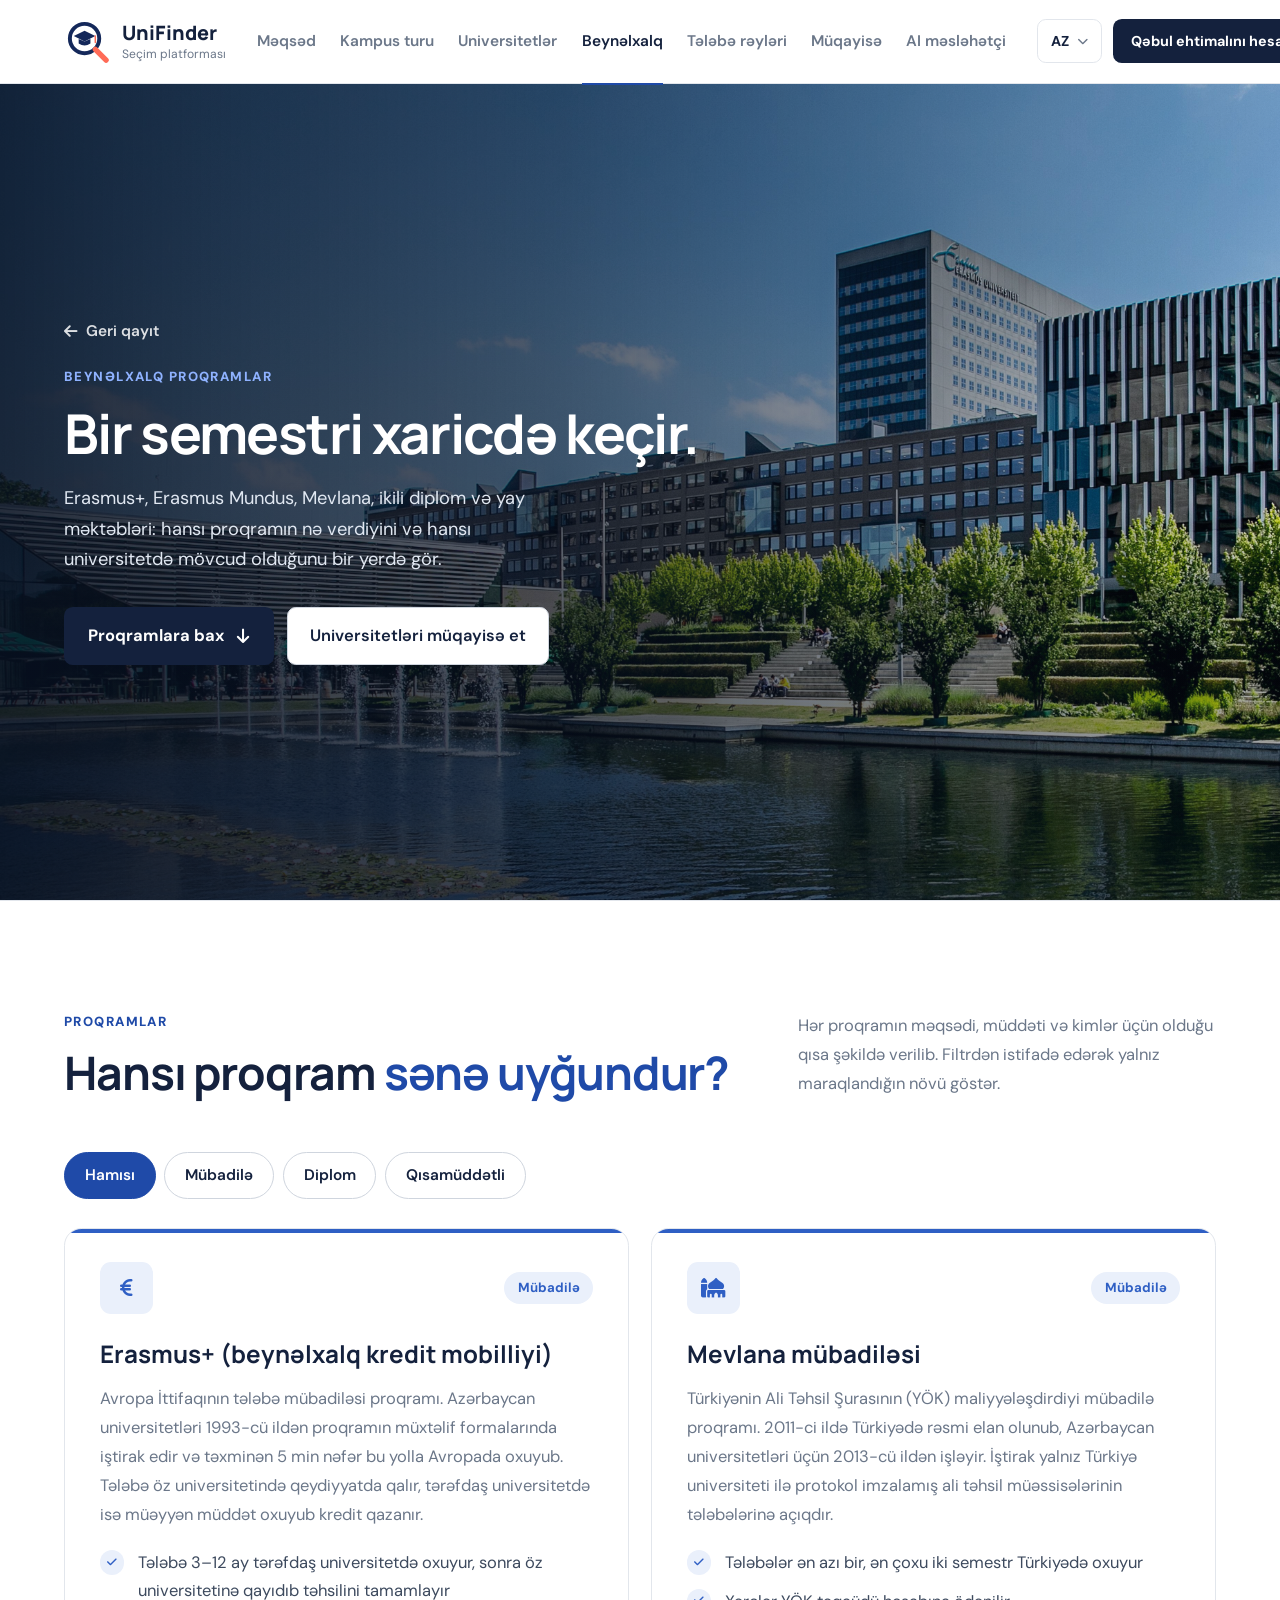
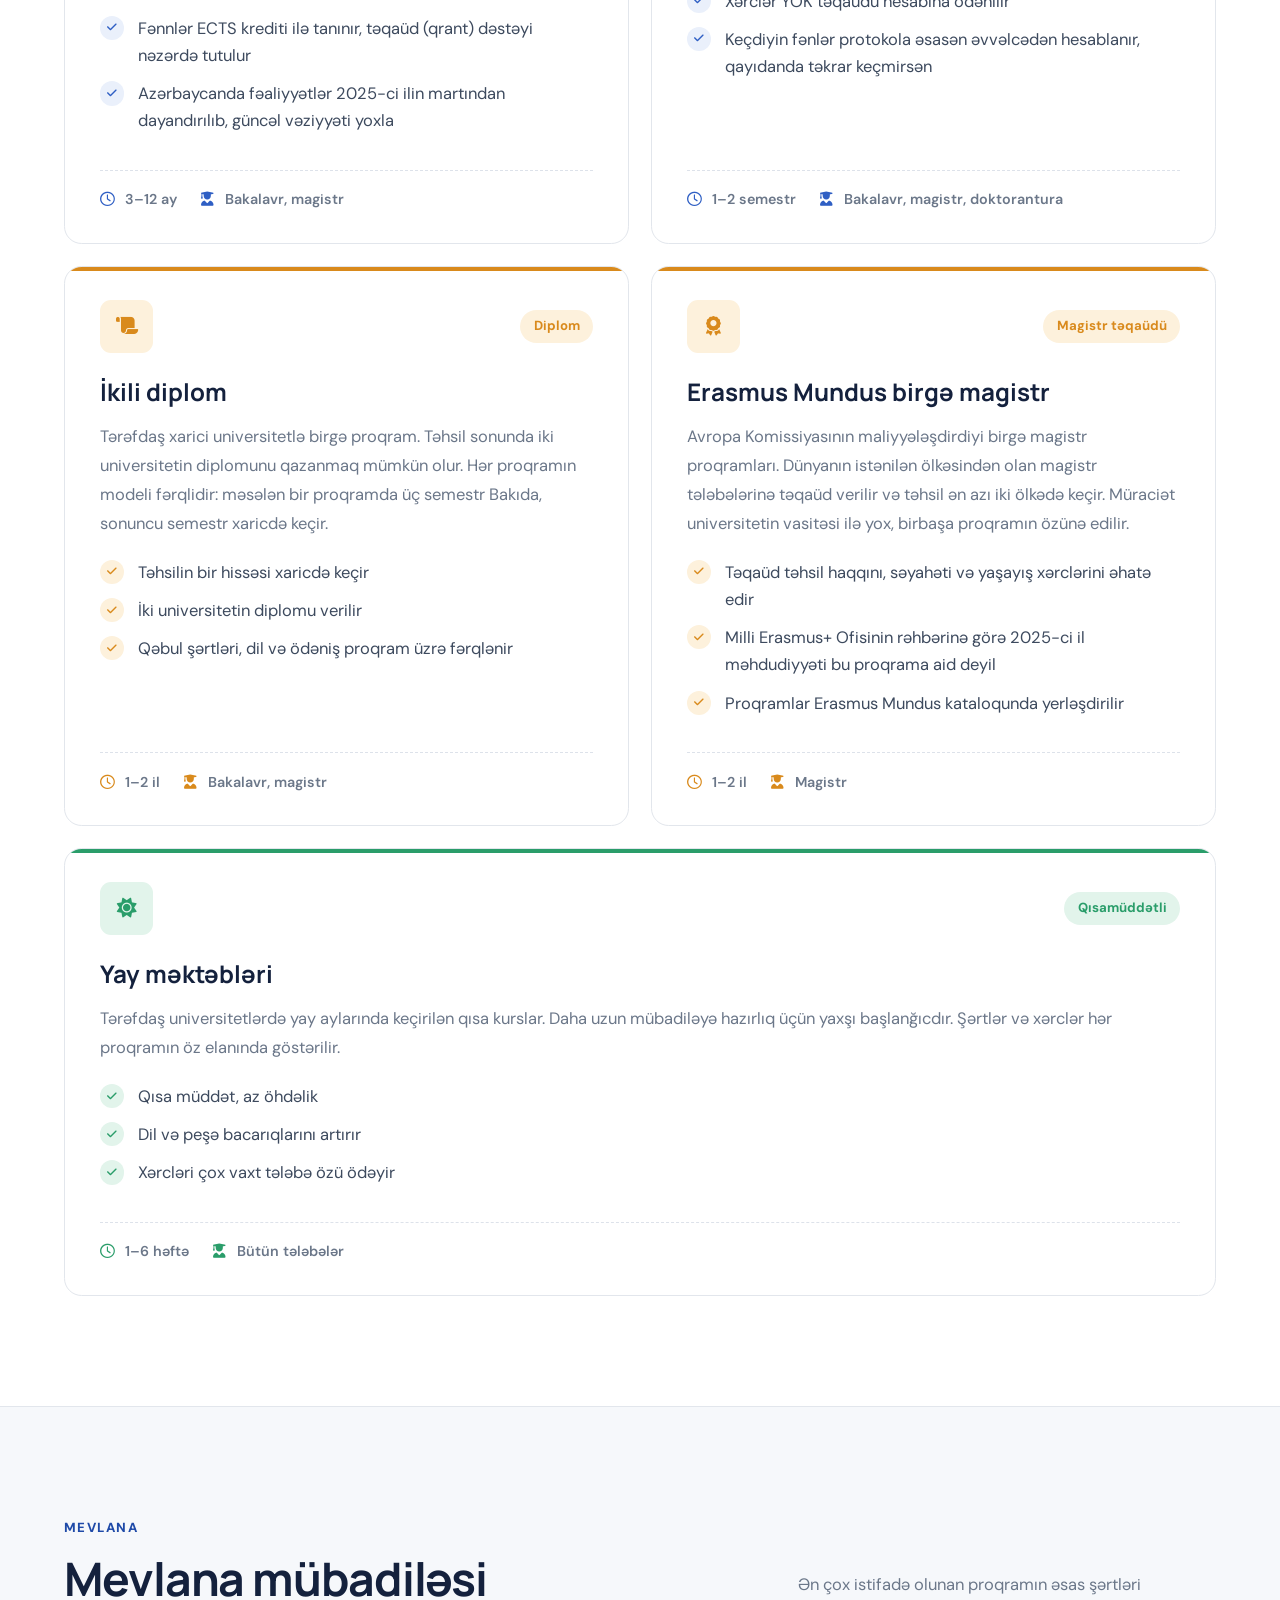
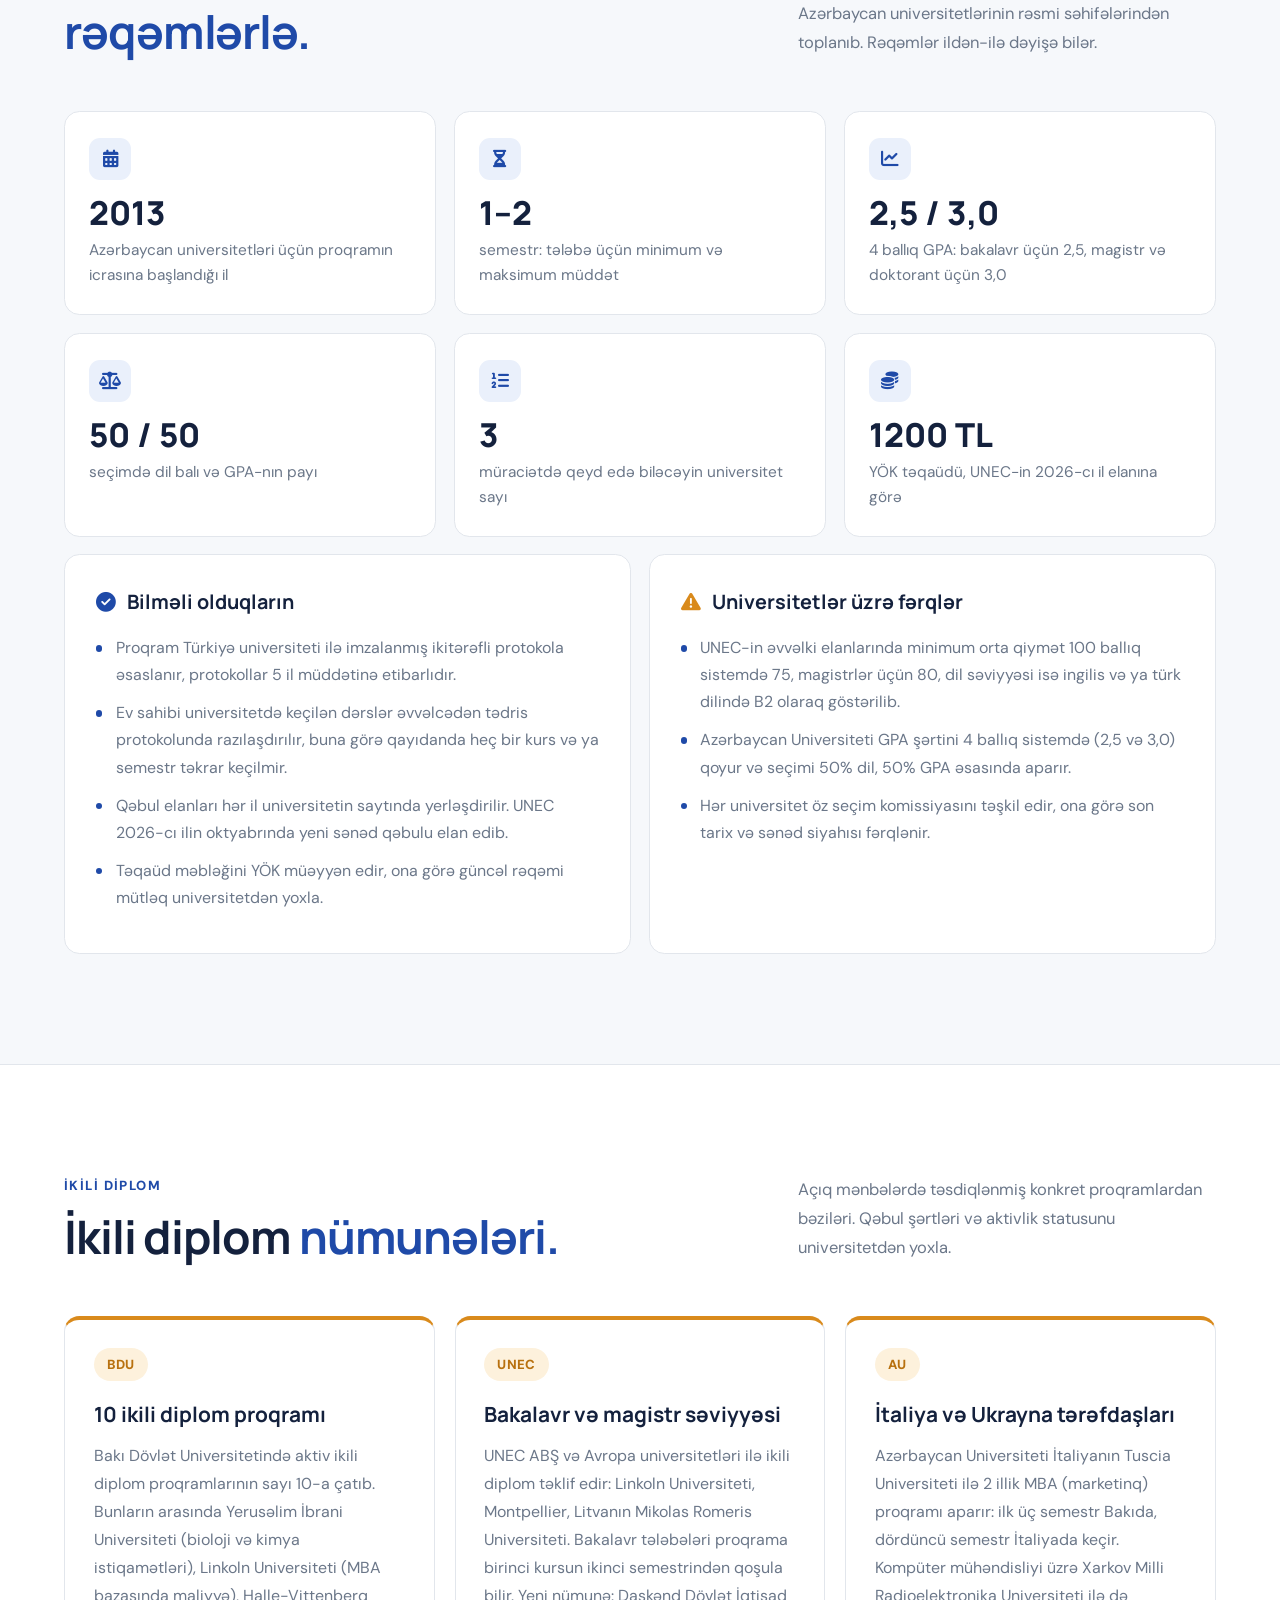
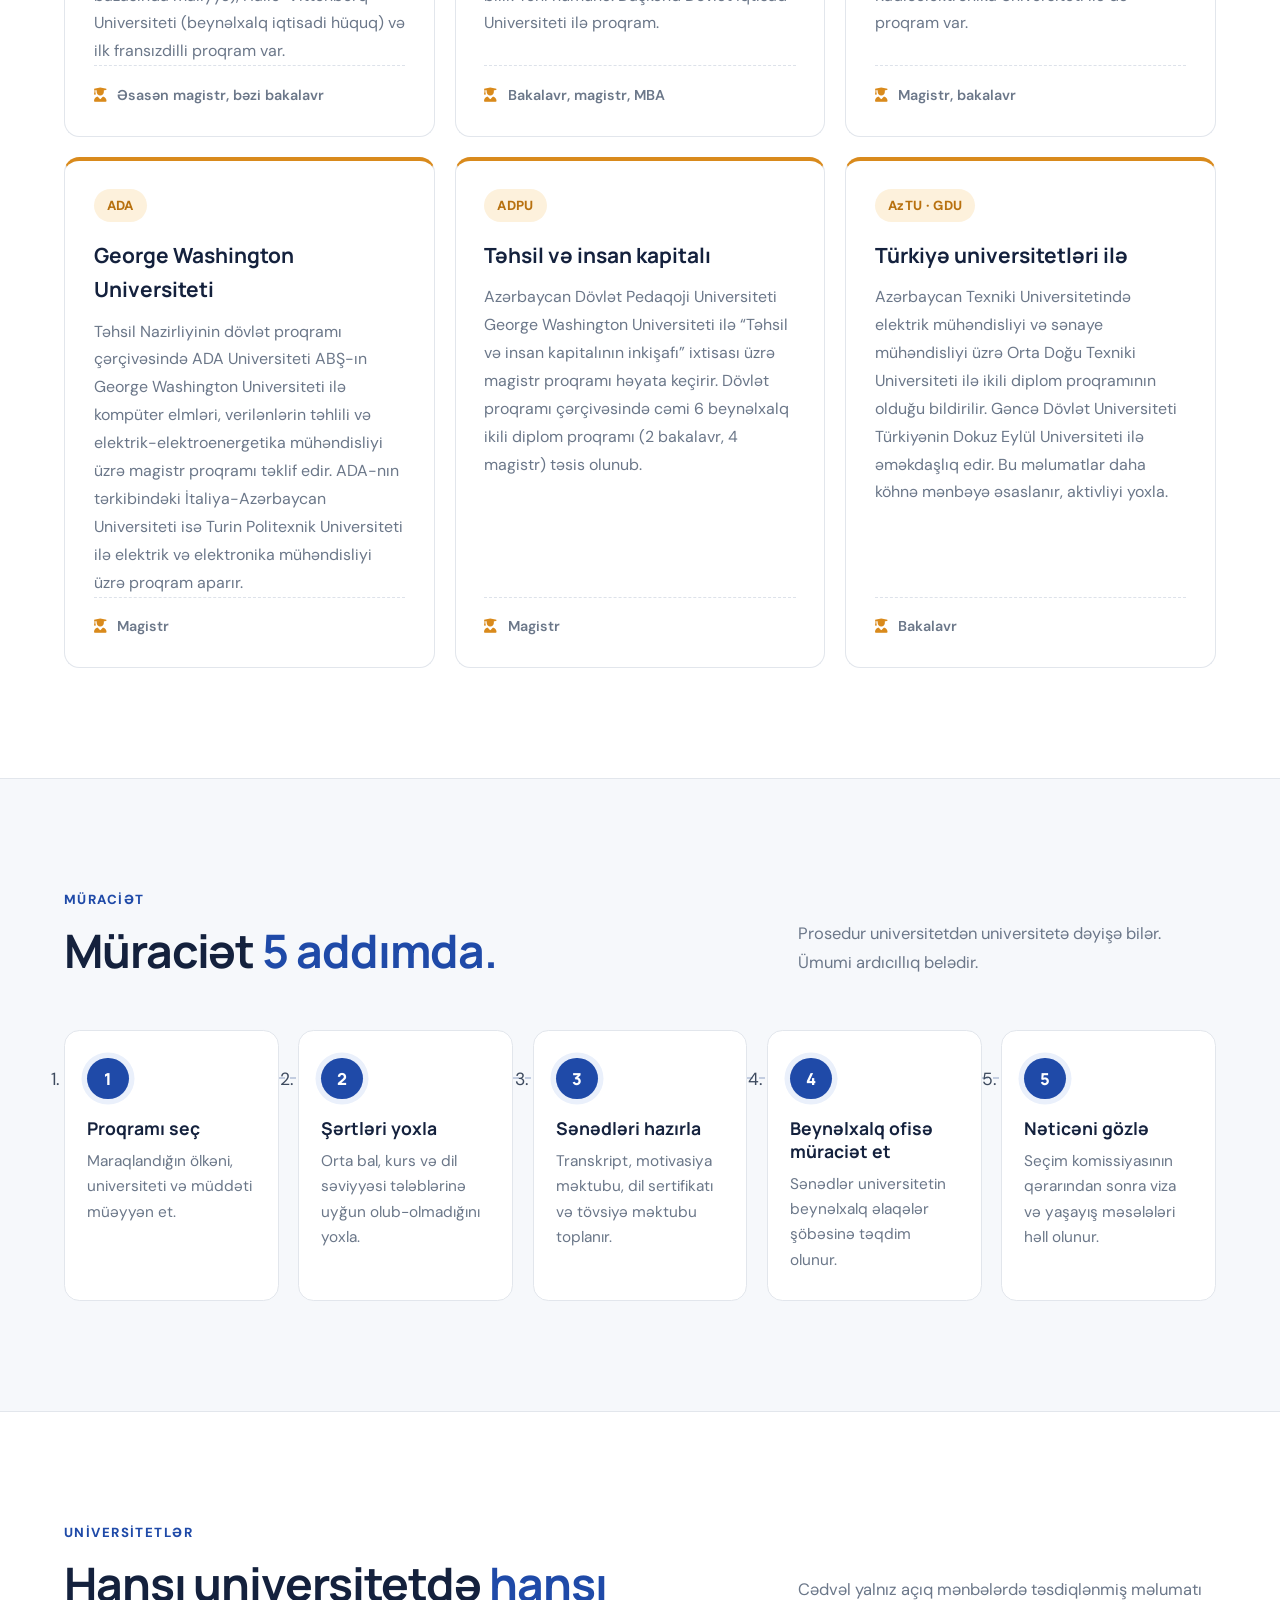
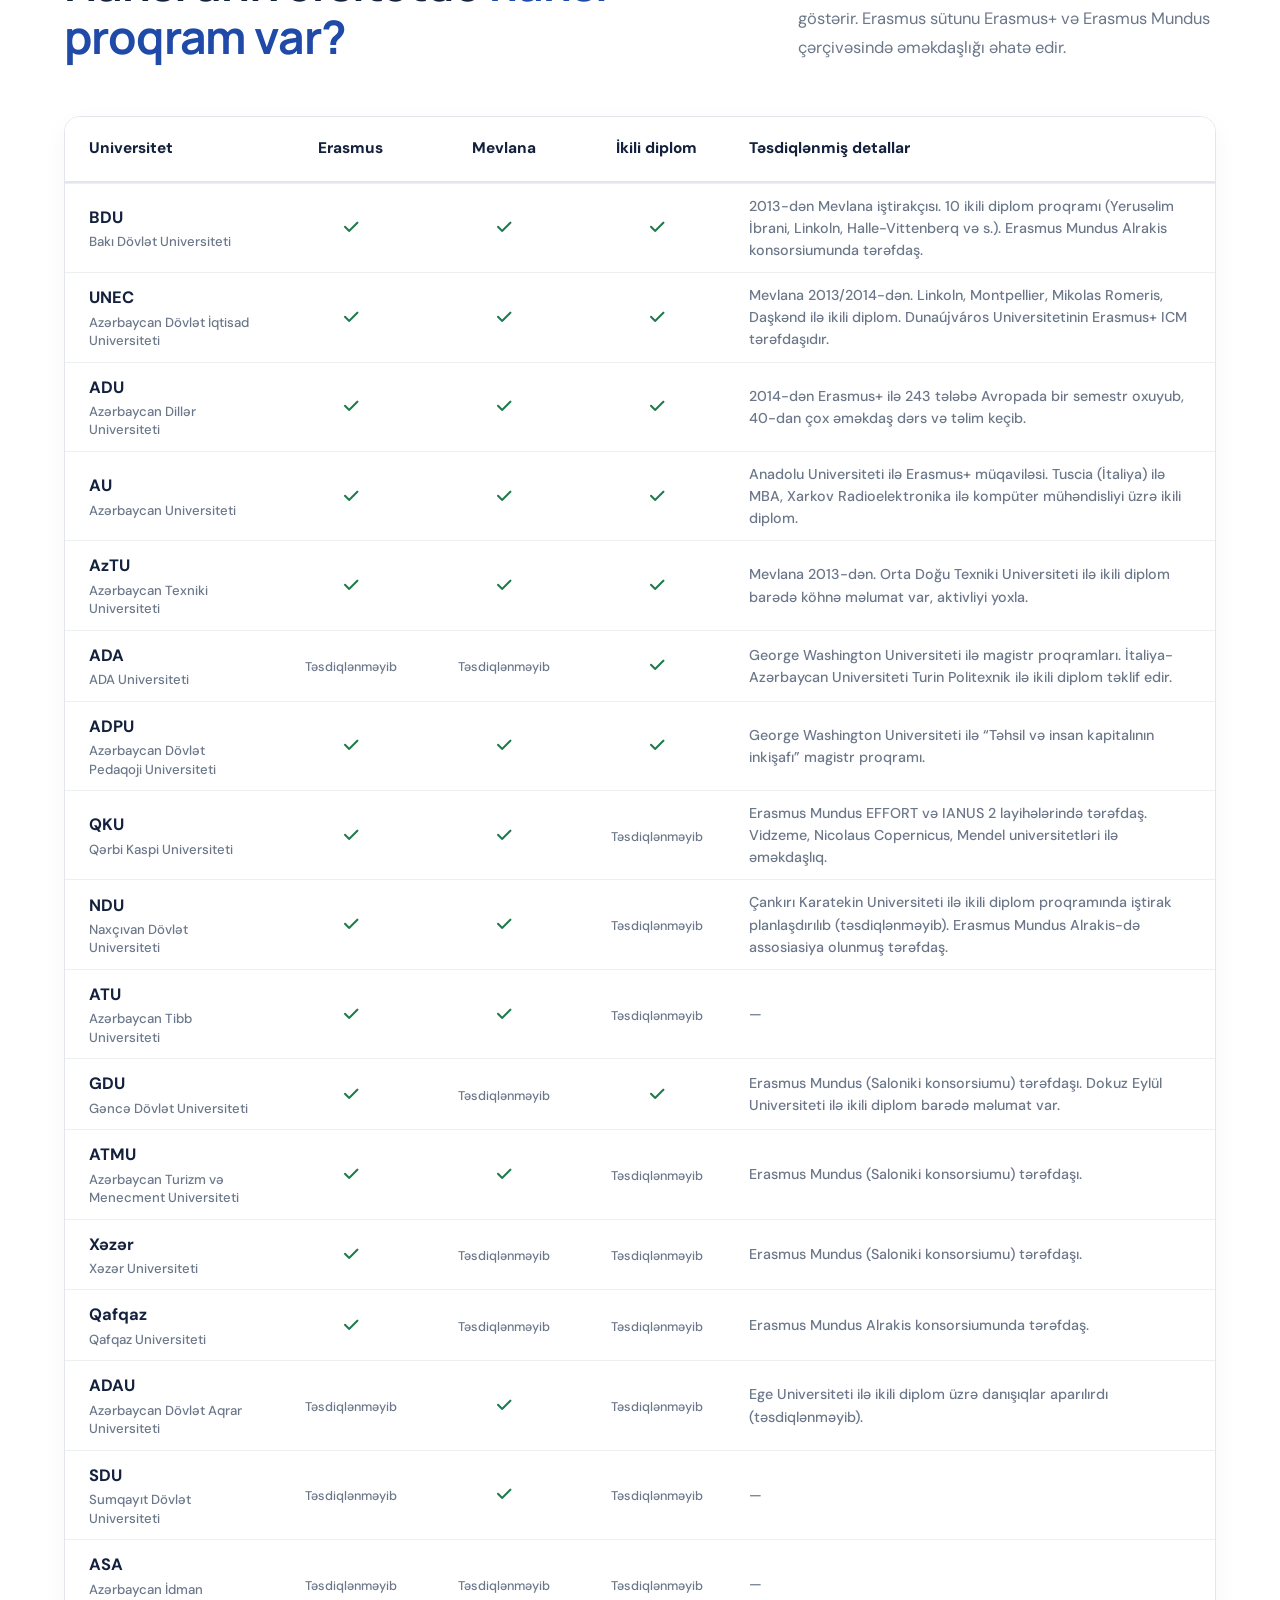
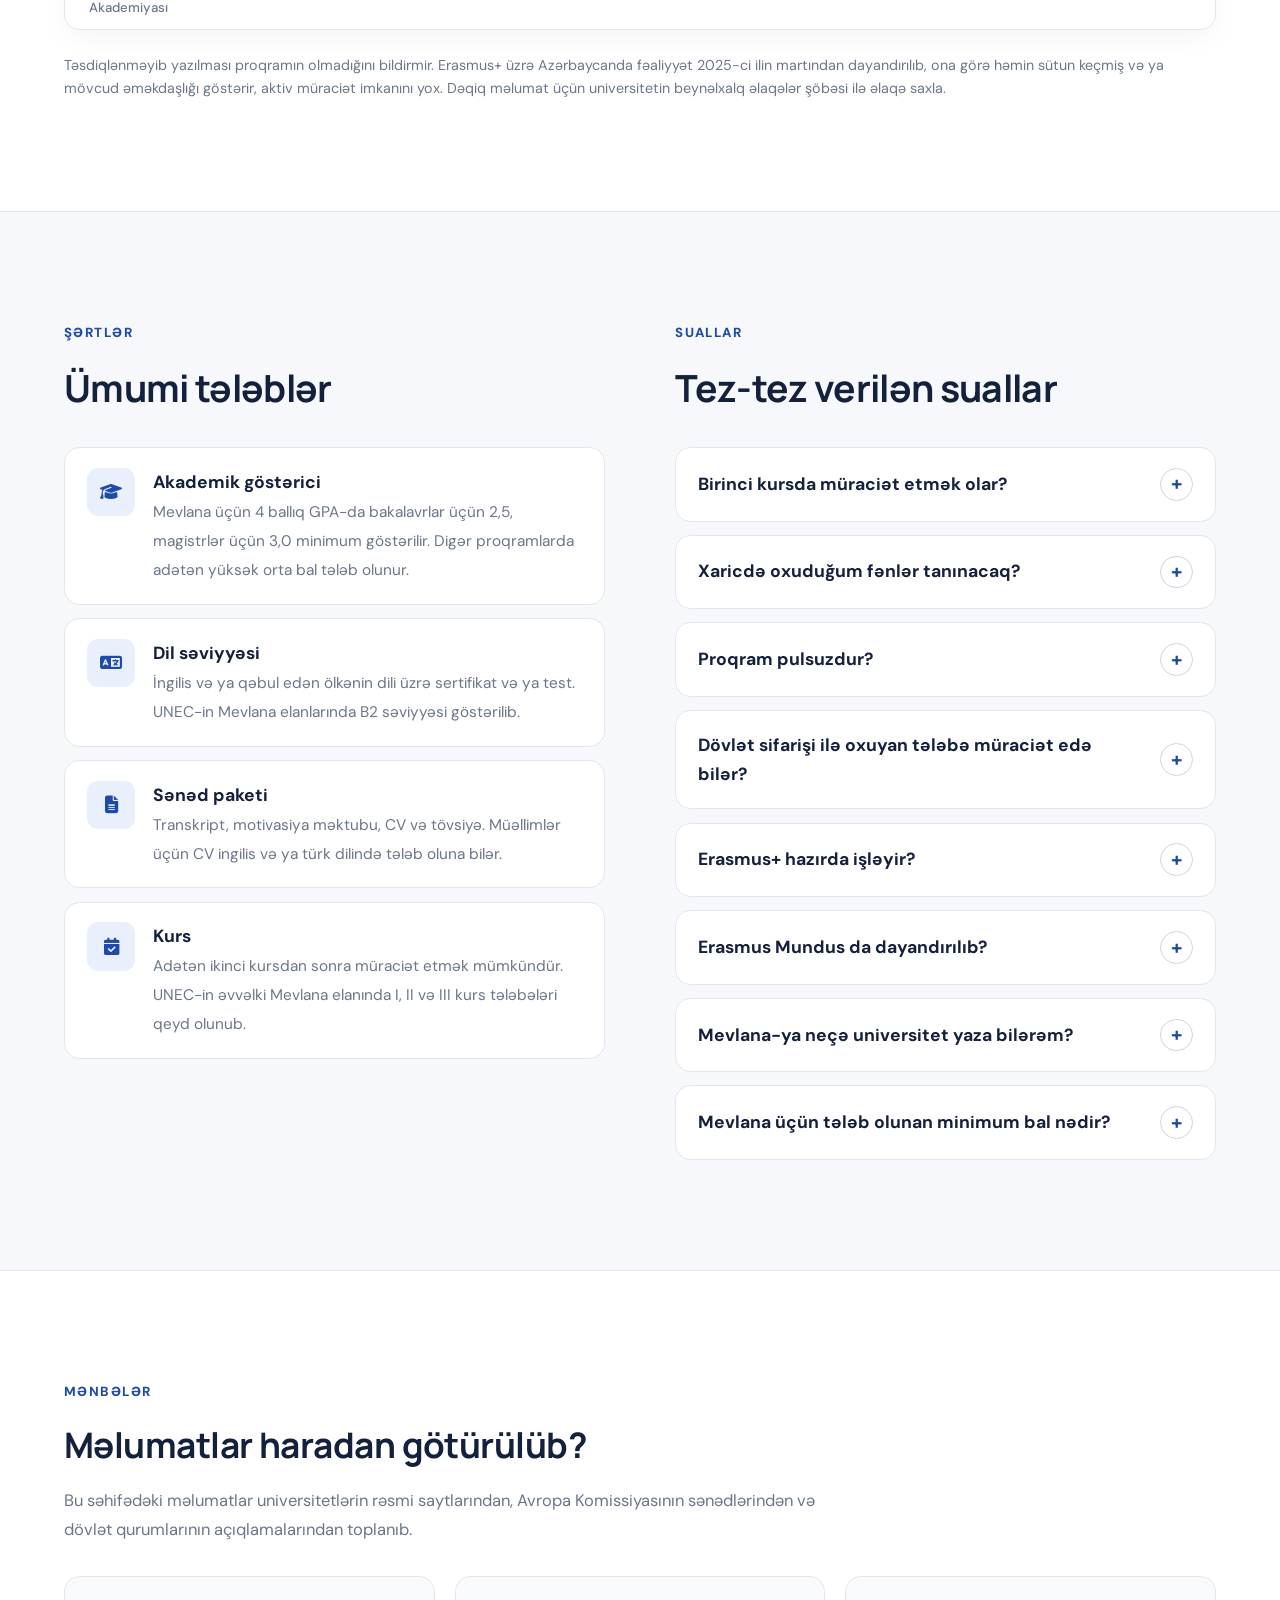
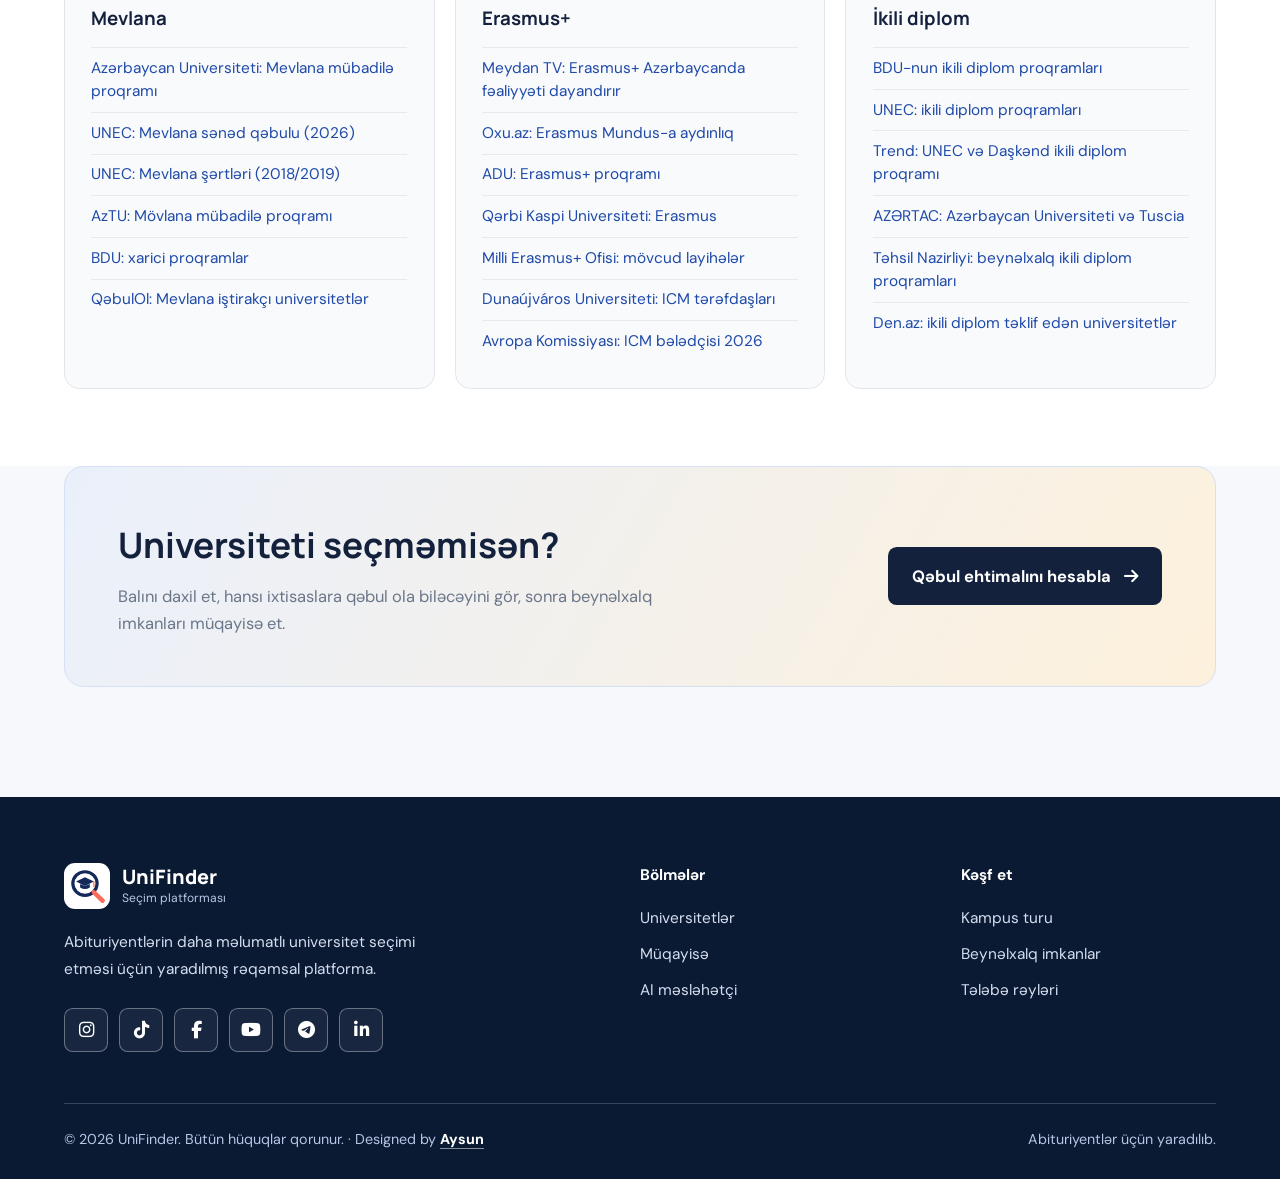
<file: html/proqram.html>
<!DOCTYPE html>
<html lang="az">
<head>
    <meta charset="UTF-8">
    <meta name="viewport" content="width=device-width, initial-scale=1.0">
    <title>Beynəlxalq proqramlar — UniFinder</title>
    <meta name="description" content="Erasmus+, Erasmus Mundus, Mevlana, ikili diplom və yay məktəbləri: Azərbaycan universitetlərində beynəlxalq proqramlar, şərtlər və müraciət addımları.">
    <link rel="icon" type="image/svg+xml" href="../images/icon.svg">
    <link rel="preconnect" href="https://fonts.googleapis.com">
    <link rel="preconnect" href="https://fonts.gstatic.com" crossorigin>
    <link href="https://fonts.googleapis.com/css2?family=DM+Sans:wght@400;500;600;700&family=Manrope:wght@600;700;800&display=swap" rel="stylesheet">
    <link rel="stylesheet" href="https://cdnjs.cloudflare.com/ajax/libs/font-awesome/6.6.0/css/all.min.css">
    <link rel="stylesheet" href="../css/style.css?v=3">
    <link rel="stylesheet" href="../css/proqram.css?v=3">
</head>

<body>
    <header class="navbar">
        <div class="container nav-inner">
            <a href="../index.html#top" class="logo" aria-label="UniFinder">
                <img class="logo-icon" src="../images/icon.svg" alt="UniFinder" width="42" height="42">
                <div class="logo-name"><strong>UniFinder</strong><span>Seçim platforması</span></div>
            </a>
            <nav class="nav-menu" id="navMenu">
                <a href="../index.html#goal">Məqsəd</a>
                <a href="../index.html#tour">Kampus turu</a>
                <a href="../index.html#universities">Universitetlər</a>
                <a href="../index.html#international" aria-current="page">Beynəlxalq</a>
                <a href="../index.html#students">Tələbə rəyləri</a>
                <a href="../index.html#compare">Müqayisə</a>
                <a href="../index.html#advisor">AI məsləhətçi</a>
            </nav>
            <div class="nav-right">
                <div class="language">
                    <button class="language-button" type="button" aria-haspopup="true" aria-expanded="false">AZ <i class="fa-solid fa-chevron-down"></i></button>
                    <div class="language-menu">
                        <button class="selected" type="button"><b>AZ</b> Azərbaycan dili</button>
                        <button type="button"><b>RU</b> Русский</button>
                        <button type="button"><b>EN</b> English</button>
                    </div>
                </div>
                <a href="../index.html#advisor" class="nav-button">Qəbul ehtimalını hesabla</a>
                <button class="mobile-button" id="mobileButton" type="button" aria-label="Menyu"><i class="fa-solid fa-bars"></i></button>
            </div>
        </div>
    </header>

    <main id="top">
        <section class="pg-hero">
            <img class="pg-hero-img" src="../images/proqramhero.png" alt="" onerror="this.remove()">
            <div class="container pg-hero-inner">
                <a class="back-link" href="../index.html#international"><i class="fa-solid fa-arrow-left"></i> Geri qayıt</a>
                <span class="section-label">BEYNƏLXALQ PROQRAMLAR</span>
                <h1>Bir semestri xaricdə keçir.</h1>
                <p>Erasmus+, Erasmus Mundus, Mevlana, ikili diplom və yay məktəbləri: hansı proqramın nə verdiyini və hansı universitetdə mövcud olduğunu bir yerdə gör.</p>
                <div class="hero-actions">
                    <a class="primary-button" href="#programs">Proqramlara bax <i class="fa-solid fa-arrow-down"></i></a>
                    <a class="secondary-button" href="#matrix">Universitetləri müqayisə et</a>
                </div>
            </div>
        </section>

        <section class="pg-programs">
            <div class="container">
                <div class="section-heading" id="programs">
                    <div>
                        <span class="section-label">PROQRAMLAR</span>
                        <h2>Hansı proqram <span>sənə uyğundur?</span></h2>
                    </div>
                    <p>Hər proqramın məqsədi, müddəti və kimlər üçün olduğu qısa şəkildə verilib. Filtrdən istifadə edərək yalnız maraqlandığın növü göstər.</p>
                </div>

                <div class="pg-filter" id="pgFilter" role="tablist" aria-label="Proqram növü">
                    <button type="button" class="active" data-f="all">Hamısı</button>
                    <button type="button" data-f="mobility">Mübadilə</button>
                    <button type="button" data-f="degree">Diplom</button>
                    <button type="button" data-f="short">Qısamüddətli</button>
                </div>

                <div class="pg-grid" id="pgGrid">
                    <article class="pg-card" data-t="mobility">
                        <div class="pg-card-top">
                            <div class="feature-icon"><i class="fa-solid fa-euro-sign"></i></div>
                            <span class="pg-tag">Mübadilə</span>
                        </div>
                        <h3>Erasmus+ (beynəlxalq kredit mobilliyi)</h3>
                        <p class="pg-lead">Avropa İttifaqının tələbə mübadiləsi proqramı. Azərbaycan universitetləri 1993-cü ildən proqramın müxtəlif formalarında iştirak edir və təxminən 5 min nəfər bu yolla Avropada oxuyub. Tələbə öz universitetində qeydiyyatda qalır, tərəfdaş universitetdə isə müəyyən müddət oxuyub kredit qazanır.</p>
                        <ul class="pg-list">
                            <li><i class="fa-solid fa-check"></i> Tələbə 3–12 ay tərəfdaş universitetdə oxuyur, sonra öz universitetinə qayıdıb təhsilini tamamlayır</li>
                            <li><i class="fa-solid fa-check"></i> Fənnlər ECTS krediti ilə tanınır, təqaüd (qrant) dəstəyi nəzərdə tutulur</li>
                            <li><i class="fa-solid fa-check"></i> Azərbaycanda fəaliyyətlər 2025-ci ilin martından dayandırılıb, güncəl vəziyyəti yoxla</li>
                        </ul>
                        <div class="pg-meta"><span><i class="fa-regular fa-clock"></i> 3–12 ay</span><span><i class="fa-solid fa-user-graduate"></i> Bakalavr, magistr</span></div>
                    </article>

                    <article class="pg-card" data-t="mobility">
                        <div class="pg-card-top">
                            <div class="feature-icon"><i class="fa-solid fa-mosque"></i></div>
                            <span class="pg-tag">Mübadilə</span>
                        </div>
                        <h3>Mevlana mübadiləsi</h3>
                        <p class="pg-lead">Türkiyənin Ali Təhsil Şurasının (YÖK) maliyyələşdirdiyi mübadilə proqramı. 2011-ci ildə Türkiyədə rəsmi elan olunub, Azərbaycan universitetləri üçün 2013-cü ildən işləyir. İştirak yalnız Türkiyə universiteti ilə protokol imzalamış ali təhsil müəssisələrinin tələbələrinə açıqdır.</p>
                        <ul class="pg-list">
                            <li><i class="fa-solid fa-check"></i> Tələbələr ən azı bir, ən çoxu iki semestr Türkiyədə oxuyur</li>
                            <li><i class="fa-solid fa-check"></i> Xərclər YÖK təqaüdü hesabına ödənilir</li>
                            <li><i class="fa-solid fa-check"></i> Keçdiyin fənlər protokola əsasən əvvəlcədən hesablanır, qayıdanda təkrar keçmirsən</li>
                        </ul>
                        <div class="pg-meta"><span><i class="fa-regular fa-clock"></i> 1–2 semestr</span><span><i class="fa-solid fa-user-graduate"></i> Bakalavr, magistr, doktorantura</span></div>
                    </article>

                    <article class="pg-card" data-t="degree">
                        <div class="pg-card-top">
                            <div class="feature-icon"><i class="fa-solid fa-scroll"></i></div>
                            <span class="pg-tag">Diplom</span>
                        </div>
                        <h3>İkili diplom</h3>
                        <p class="pg-lead">Tərəfdaş xarici universitetlə birgə proqram. Təhsil sonunda iki universitetin diplomunu qazanmaq mümkün olur. Hər proqramın modeli fərqlidir: məsələn bir proqramda üç semestr Bakıda, sonuncu semestr xaricdə keçir.</p>
                        <ul class="pg-list">
                            <li><i class="fa-solid fa-check"></i> Təhsilin bir hissəsi xaricdə keçir</li>
                            <li><i class="fa-solid fa-check"></i> İki universitetin diplomu verilir</li>
                            <li><i class="fa-solid fa-check"></i> Qəbul şərtləri, dil və ödəniş proqram üzrə fərqlənir</li>
                        </ul>
                        <div class="pg-meta"><span><i class="fa-regular fa-clock"></i> 1–2 il</span><span><i class="fa-solid fa-user-graduate"></i> Bakalavr, magistr</span></div>
                    </article>

                    <article class="pg-card" data-t="degree">
                        <div class="pg-card-top">
                            <div class="feature-icon"><i class="fa-solid fa-award"></i></div>
                            <span class="pg-tag">Magistr təqaüdü</span>
                        </div>
                        <h3>Erasmus Mundus birgə magistr</h3>
                        <p class="pg-lead">Avropa Komissiyasının maliyyələşdirdiyi birgə magistr proqramları. Dünyanın istənilən ölkəsindən olan magistr tələbələrinə təqaüd verilir və təhsil ən azı iki ölkədə keçir. Müraciət universitetin vasitəsi ilə yox, birbaşa proqramın özünə edilir.</p>
                        <ul class="pg-list">
                            <li><i class="fa-solid fa-check"></i> Təqaüd təhsil haqqını, səyahəti və yaşayış xərclərini əhatə edir</li>
                            <li><i class="fa-solid fa-check"></i> Milli Erasmus+ Ofisinin rəhbərinə görə 2025-ci il məhdudiyyəti bu proqrama aid deyil</li>
                            <li><i class="fa-solid fa-check"></i> Proqramlar Erasmus Mundus kataloqunda yerləşdirilir</li>
                        </ul>
                        <div class="pg-meta"><span><i class="fa-regular fa-clock"></i> 1–2 il</span><span><i class="fa-solid fa-user-graduate"></i> Magistr</span></div>
                    </article>

                    <article class="pg-card wide" data-t="short">
                        <div class="pg-card-top">
                            <div class="feature-icon"><i class="fa-solid fa-sun"></i></div>
                            <span class="pg-tag">Qısamüddətli</span>
                        </div>
                        <h3>Yay məktəbləri</h3>
                        <p class="pg-lead">Tərəfdaş universitetlərdə yay aylarında keçirilən qısa kurslar. Daha uzun mübadiləyə hazırlıq üçün yaxşı başlanğıcdır. Şərtlər və xərclər hər proqramın öz elanında göstərilir.</p>
                        <ul class="pg-list">
                            <li><i class="fa-solid fa-check"></i> Qısa müddət, az öhdəlik</li>
                            <li><i class="fa-solid fa-check"></i> Dil və peşə bacarıqlarını artırır</li>
                            <li><i class="fa-solid fa-check"></i> Xərcləri çox vaxt tələbə özü ödəyir</li>
                        </ul>
                        <div class="pg-meta"><span><i class="fa-regular fa-clock"></i> 1–6 həftə</span><span><i class="fa-solid fa-user-graduate"></i> Bütün tələbələr</span></div>
                    </article>
                </div>
            </div>
        </section>

        <section class="pg-mevlana">
            <div class="container">
                <div class="section-heading">
                    <div>
                        <span class="section-label">MEVLANA</span>
                        <h2>Mevlana mübadiləsi <span>rəqəmlərlə.</span></h2>
                    </div>
                    <p>Ən çox istifadə olunan proqramın əsas şərtləri Azərbaycan universitetlərinin rəsmi səhifələrindən toplanıb. Rəqəmlər ildən-ilə dəyişə bilər.</p>
                </div>
                <div class="pg-tiles">
                    <div class="pg-tile"><i class="fa-solid fa-calendar-days"></i><strong>2013</strong><span>Azərbaycan universitetləri üçün proqramın icrasına başlandığı il</span></div>
                    <div class="pg-tile"><i class="fa-solid fa-hourglass-half"></i><strong>1–2</strong><span>semestr: tələbə üçün minimum və maksimum müddət</span></div>
                    <div class="pg-tile"><i class="fa-solid fa-chart-line"></i><strong>2,5 / 3,0</strong><span>4 ballıq GPA: bakalavr üçün 2,5, magistr və doktorant üçün 3,0</span></div>
                    <div class="pg-tile"><i class="fa-solid fa-scale-balanced"></i><strong>50 / 50</strong><span>seçimdə dil balı və GPA-nın payı</span></div>
                    <div class="pg-tile"><i class="fa-solid fa-list-ol"></i><strong>3</strong><span>müraciətdə qeyd edə biləcəyin universitet sayı</span></div>
                    <div class="pg-tile"><i class="fa-solid fa-coins"></i><strong>1200 TL</strong><span>YÖK təqaüdü, UNEC-in 2026-cı il elanına görə</span></div>
                </div>
                <div class="pg-split">
                    <div class="pg-panel">
                        <h3><i class="fa-solid fa-circle-check"></i> Bilməli olduqların</h3>
                        <ul>
                            <li>Proqram Türkiyə universiteti ilə imzalanmış ikitərəfli protokola əsaslanır, protokollar 5 il müddətinə etibarlıdır.</li>
                            <li>Ev sahibi universitetdə keçilən dərslər əvvəlcədən tədris protokolunda razılaşdırılır, buna görə qayıdanda heç bir kurs və ya semestr təkrar keçilmir.</li>
                            <li>Qəbul elanları hər il universitetin saytında yerləşdirilir. UNEC 2026-cı ilin oktyabrında yeni sənəd qəbulu elan edib.</li>
                            <li>Təqaüd məbləğini YÖK müəyyən edir, ona görə güncəl rəqəmi mütləq universitetdən yoxla.</li>
                        </ul>
                    </div>
                    <div class="pg-panel">
                        <h3><i class="fa-solid fa-triangle-exclamation"></i> Universitetlər üzrə fərqlər</h3>
                        <ul>
                            <li>UNEC-in əvvəlki elanlarında minimum orta qiymət 100 ballıq sistemdə 75, magistrlər üçün 80, dil səviyyəsi isə ingilis və ya türk dilində B2 olaraq göstərilib.</li>
                            <li>Azərbaycan Universiteti GPA şərtini 4 ballıq sistemdə (2,5 və 3,0) qoyur və seçimi 50% dil, 50% GPA əsasında aparır.</li>
                            <li>Hər universitet öz seçim komissiyasını təşkil edir, ona görə son tarix və sənəd siyahısı fərqlənir.</li>
                        </ul>
                    </div>
                </div>
            </div>
        </section>

        <section class="pg-dual">
            <div class="container">
                <div class="section-heading">
                    <div>
                        <span class="section-label">İKİLİ DİPLOM</span>
                        <h2>İkili diplom <span>nümunələri.</span></h2>
                    </div>
                    <p>Açıq mənbələrdə təsdiqlənmiş konkret proqramlardan bəziləri. Qəbul şərtləri və aktivlik statusunu universitetdən yoxla.</p>
                </div>
                <div class="pg-dual-grid">
                    <article class="pg-dual-card">
                        <span class="pg-dual-uni">BDU</span>
                        <h3>10 ikili diplom proqramı</h3>
                        <p>Bakı Dövlət Universitetində aktiv ikili diplom proqramlarının sayı 10-a çatıb. Bunların arasında Yerusəlim İbrani Universiteti (bioloji və kimya istiqamətləri), Linkoln Universiteti (MBA bazasında maliyyə), Halle-Vittenberq Universiteti (beynəlxalq iqtisadi hüquq) və ilk fransızdilli proqram var.</p>
                        <div class="pg-meta"><span><i class="fa-solid fa-user-graduate"></i> Əsasən magistr, bəzi bakalavr</span></div>
                    </article>
                    <article class="pg-dual-card">
                        <span class="pg-dual-uni">UNEC</span>
                        <h3>Bakalavr və magistr səviyyəsi</h3>
                        <p>UNEC ABŞ və Avropa universitetləri ilə ikili diplom təklif edir: Linkoln Universiteti, Montpellier, Litvanın Mikolas Romeris Universiteti. Bakalavr tələbələri proqrama birinci kursun ikinci semestrindən qoşula bilir. Yeni nümunə: Daşkənd Dövlət İqtisad Universiteti ilə proqram.</p>
                        <div class="pg-meta"><span><i class="fa-solid fa-user-graduate"></i> Bakalavr, magistr, MBA</span></div>
                    </article>
                    <article class="pg-dual-card">
                        <span class="pg-dual-uni">AU</span>
                        <h3>İtaliya və Ukrayna tərəfdaşları</h3>
                        <p>Azərbaycan Universiteti İtaliyanın Tuscia Universiteti ilə 2 illik MBA (marketinq) proqramı aparır: ilk üç semestr Bakıda, dördüncü semestr İtaliyada keçir. Kompüter mühəndisliyi üzrə Xarkov Milli Radioelektronika Universiteti ilə də proqram var.</p>
                        <div class="pg-meta"><span><i class="fa-solid fa-user-graduate"></i> Magistr, bakalavr</span></div>
                    </article>
                    <article class="pg-dual-card">
                        <span class="pg-dual-uni">ADA</span>
                        <h3>George Washington Universiteti</h3>
                        <p>Təhsil Nazirliyinin dövlət proqramı çərçivəsində ADA Universiteti ABŞ-ın George Washington Universiteti ilə kompüter elmləri, verilənlərin təhlili və elektrik-elektroenergetika mühəndisliyi üzrə magistr proqramı təklif edir. ADA-nın tərkibindəki İtaliya-Azərbaycan Universiteti isə Turin Politexnik Universiteti ilə elektrik və elektronika mühəndisliyi üzrə proqram aparır.</p>
                        <div class="pg-meta"><span><i class="fa-solid fa-user-graduate"></i> Magistr</span></div>
                    </article>
                    <article class="pg-dual-card">
                        <span class="pg-dual-uni">ADPU</span>
                        <h3>Təhsil və insan kapitalı</h3>
                        <p>Azərbaycan Dövlət Pedaqoji Universiteti George Washington Universiteti ilə “Təhsil və insan kapitalının inkişafı” ixtisası üzrə magistr proqramı həyata keçirir. Dövlət proqramı çərçivəsində cəmi 6 beynəlxalq ikili diplom proqramı (2 bakalavr, 4 magistr) təsis olunub.</p>
                        <div class="pg-meta"><span><i class="fa-solid fa-user-graduate"></i> Magistr</span></div>
                    </article>
                    <article class="pg-dual-card">
                        <span class="pg-dual-uni">AzTU · GDU</span>
                        <h3>Türkiyə universitetləri ilə</h3>
                        <p>Azərbaycan Texniki Universitetində elektrik mühəndisliyi və sənaye mühəndisliyi üzrə Orta Doğu Texniki Universiteti ilə ikili diplom proqramının olduğu bildirilir. Gəncə Dövlət Universiteti Türkiyənin Dokuz Eylül Universiteti ilə əməkdaşlıq edir. Bu məlumatlar daha köhnə mənbəyə əsaslanır, aktivliyi yoxla.</p>
                        <div class="pg-meta"><span><i class="fa-solid fa-user-graduate"></i> Bakalavr</span></div>
                    </article>
                </div>
            </div>
        </section>

        <section class="pg-steps">
            <div class="container">
                <div class="section-heading">
                    <div>
                        <span class="section-label">MÜRACİƏT</span>
                        <h2>Müraciət <span>5 addımda.</span></h2>
                    </div>
                    <p>Prosedur universitetdən universitetə dəyişə bilər. Ümumi ardıcıllıq belədir.</p>
                </div>
                <ol class="pg-timeline">
                    <li><b>1</b><div><h3>Proqramı seç</h3><p>Maraqlandığın ölkəni, universiteti və müddəti müəyyən et.</p></div></li>
                    <li><b>2</b><div><h3>Şərtləri yoxla</h3><p>Orta bal, kurs və dil səviyyəsi tələblərinə uyğun olub-olmadığını yoxla.</p></div></li>
                    <li><b>3</b><div><h3>Sənədləri hazırla</h3><p>Transkript, motivasiya məktubu, dil sertifikatı və tövsiyə məktubu toplanır.</p></div></li>
                    <li><b>4</b><div><h3>Beynəlxalq ofisə müraciət et</h3><p>Sənədlər universitetin beynəlxalq əlaqələr şöbəsinə təqdim olunur.</p></div></li>
                    <li><b>5</b><div><h3>Nəticəni gözlə</h3><p>Seçim komissiyasının qərarından sonra viza və yaşayış məsələləri həll olunur.</p></div></li>
                </ol>
            </div>
        </section>

        <section class="pg-matrix">
            <div class="container">
                <div class="section-heading" id="matrix">
                    <div>
                        <span class="section-label">UNİVERSİTETLƏR</span>
                        <h2>Hansı universitetdə <span>hansı proqram var?</span></h2>
                    </div>
                    <p>Cədvəl yalnız açıq mənbələrdə təsdiqlənmiş məlumatı göstərir. Erasmus sütunu Erasmus+ və Erasmus Mundus çərçivəsində əməkdaşlığı əhatə edir.</p>
                </div>
                <div class="comparison-box" id="pgMatrix"></div>
                <p class="note">Təsdiqlənməyib yazılması proqramın olmadığını bildirmir. Erasmus+ üzrə Azərbaycanda fəaliyyət 2025-ci ilin martından dayandırılıb, ona görə həmin sütun keçmiş və ya mövcud əməkdaşlığı göstərir, aktiv müraciət imkanını yox. Dəqiq məlumat üçün universitetin beynəlxalq əlaqələr şöbəsi ilə əlaqə saxla.</p>
            </div>
        </section>

        <section class="pg-faq">
            <div class="container pg-faq-grid">
                <div>
                    <span class="section-label">ŞƏRTLƏR</span>
                    <h2>Ümumi tələblər</h2>
                    <ul class="pg-req">
                        <li><i class="fa-solid fa-graduation-cap"></i><div><strong>Akademik göstərici</strong><span>Mevlana üçün 4 ballıq GPA-da bakalavrlar üçün 2,5, magistrlər üçün 3,0 minimum göstərilir. Digər proqramlarda adətən yüksək orta bal tələb olunur.</span></div></li>
                        <li><i class="fa-solid fa-language"></i><div><strong>Dil səviyyəsi</strong><span>İngilis və ya qəbul edən ölkənin dili üzrə sertifikat və ya test. UNEC-in Mevlana elanlarında B2 səviyyəsi göstərilib.</span></div></li>
                        <li><i class="fa-solid fa-file-lines"></i><div><strong>Sənəd paketi</strong><span>Transkript, motivasiya məktubu, CV və tövsiyə. Müəllimlər üçün CV ingilis və ya türk dilində tələb oluna bilər.</span></div></li>
                        <li><i class="fa-solid fa-calendar-check"></i><div><strong>Kurs</strong><span>Adətən ikinci kursdan sonra müraciət etmək mümkündür. UNEC-in əvvəlki Mevlana elanında I, II və III kurs tələbələri qeyd olunub.</span></div></li>
                    </ul>
                </div>
                <div>
                    <span class="section-label">SUALLAR</span>
                    <h2>Tez-tez verilən suallar</h2>
                    <div class="pg-acc">
                        <details><summary>Birinci kursda müraciət etmək olar?</summary><p>Əksər proqramlar ən azı bir il təhsil almış tələbələri qəbul edir. Konkret tələb universitetdən asılıdır.</p></details>
                        <details><summary>Xaricdə oxuduğum fənlər tanınacaq?</summary><p>Müraciətdən əvvəl öyrənmə müqaviləsi (learning agreement) imzalanır və fənlərin tanınması orada razılaşdırılır. Mevlana-da dərslər tədris protokolunda əvvəlcədən hesablandığı üçün qayıdanda kurs təkrar keçilmir.</p></details>
                        <details><summary>Proqram pulsuzdur?</summary><p>Bəzi proqramlarda təqaüd və ya təhsil haqqından azadolma var, bəzilərində isə yaşayış və yol xərcləri tələbənin üzərinə düşür. Mevlana-da xərclər YÖK təqaüdü hesabına ödənilir.</p></details>
                        <details><summary>Dövlət sifarişi ilə oxuyan tələbə müraciət edə bilər?</summary><p>Bəli, qəbul tələbənin ödəniş növündən yox, akademik göstəricilərdən və proqram şərtlərindən asılıdır.</p></details>
                        <details><summary>Erasmus+ hazırda işləyir?</summary><p>Milli Erasmus+ Ofisinin rəhbəri 2025-ci ilin martında bütün fəaliyyətlərin qeyri-rəsmi şəkildə dayandırıldığını açıqlayıb. Bərpa barədə rəsmi təsdiq tapmadıq, ona görə universitetinin beynəlxalq şöbəsindən yoxla.</p></details>
                        <details><summary>Erasmus Mundus da dayandırılıb?</summary><p>Xeyr. Milli ofisin rəhbərinə görə məhdudiyyət Erasmus Mundus birgə magistr proqramlarına şamil olunmur və namizədlər əvvəlki qaydada müraciət edə bilər.</p></details>
                        <details><summary>Mevlana-ya neçə universitet yaza bilərəm?</summary><p>UNEC-in elanlarına görə müraciət formasında yalnız 3 universiteti qeyd etmək olar.</p></details>
                        <details><summary>Mevlana üçün tələb olunan minimum bal nədir?</summary><p>Azərbaycan Universitetinin səhifəsinə görə 4 ballıq GPA-da bakalavr üçün ən azı 2,5, magistr və doktorant üçün 3,0 tələb olunur. UNEC-in əvvəlki elanında isə 100 ballıq sistemdə 75 (magistr üçün 80) göstərilib.</p></details>
                    </div>
                </div>
            </div>
        </section>

        <section class="pg-sources">
            <div class="container">
                <span class="section-label">MƏNBƏLƏR</span>
                <h2>Məlumatlar haradan götürülüb?</h2>
                <p class="pg-sources-lead">Bu səhifədəki məlumatlar universitetlərin rəsmi saytlarından, Avropa Komissiyasının sənədlərindən və dövlət qurumlarının açıqlamalarından toplanıb.</p>
                <div class="pg-sources-grid">
                    <div>
                        <h3>Mevlana</h3>
                        <a href="https://au.edu.az/az/menu/126/movlane-mubadile-proqrami" target="_blank" rel="noopener">Azərbaycan Universiteti: Mevlana mübadilə proqramı</a>
                        <a href="https://news.unec.edu.az/elan/14-mubadilae-prozhram/4843-magictr-ve-telebelerin-nezerine-mevlana-mubadile-programina-sened-gebulu-bashladi" target="_blank" rel="noopener">UNEC: Mevlana sənəd qəbulu (2026)</a>
                        <a href="https://unec.edu.az/117984/" target="_blank" rel="noopener">UNEC: Mevlana şərtləri (2018/2019)</a>
                        <a href="http://aztu.edu.az/azp/mevlane/az/main/main.jsp" target="_blank" rel="noopener">AzTU: Mövlana mübadilə proqramı</a>
                        <a href="http://bsu.edu.az/az/content/xarici_proqramlar" target="_blank" rel="noopener">BDU: xarici proqramlar</a>
                        <a href="https://qebulol.az/mevlana-mubadile-proqrami/" target="_blank" rel="noopener">QəbulOl: Mevlana iştirakçı universitetlər</a>
                    </div>
                    <div>
                        <h3>Erasmus+</h3>
                        <a href="https://www.meydan.tv/en/article/erasmus-suspends-activities-in-azerbaijan/" target="_blank" rel="noopener">Meydan TV: Erasmus+ Azərbaycanda fəaliyyəti dayandırır</a>
                        <a href="https://oxu.az/cemiyyet/azerbaycanda-erasmus-proqraminin-dayandirilmasi-meselesine-aydinliq-getirildi" target="_blank" rel="noopener">Oxu.az: Erasmus Mundus-a aydınlıq</a>
                        <a href="https://adu.edu.az/en/bim/mex/Erasmus/" target="_blank" rel="noopener">ADU: Erasmus+ proqramı</a>
                        <a href="https://wcu.edu.az/en/page/erasmus" target="_blank" rel="noopener">Qərbi Kaspi Universiteti: Erasmus</a>
                        <a href="https://erasmusplus.org.az/page/movcud-layiheler-10" target="_blank" rel="noopener">Milli Erasmus+ Ofisi: mövcud layihələr</a>
                        <a href="https://www.uniduna.hu/en/2-uncategorised/402-erasmus-international-credit-mobility" target="_blank" rel="noopener">Dunaújváros Universiteti: ICM tərəfdaşları</a>
                        <a href="https://ec.europa.eu/assets/eac/erasmus-plus/international-credit-mobility-Handbook%20-Call-2026.pdf" target="_blank" rel="noopener">Avropa Komissiyası: ICM bələdçisi 2026</a>
                    </div>
                    <div>
                        <h3>İkili diplom</h3>
                        <a href="https://azedu.az/az/news/65043/bdu-bu-lkelerle-birge-mezunlara-ikili-diplom-verir-siyahi" target="_blank" rel="noopener">BDU-nun ikili diplom proqramları</a>
                        <a href="https://unec.edu.az/ikili-diplomlar/" target="_blank" rel="noopener">UNEC: ikili diplom proqramları</a>
                        <a href="https://az.trend.az/azerbaijan/society/4234532.html" target="_blank" rel="noopener">Trend: UNEC və Daşkənd ikili diplom proqramı</a>
                        <a href="https://azertag.az/xeber/azerbaycan_universiteti_magistratura_seviyyesi_uzre_ikili_diplom_proqrami_teklif_edir-3645507" target="_blank" rel="noopener">AZƏRTAC: Azərbaycan Universiteti və Tuscia</a>
                        <a href="https://eatda.edu.az/beynelxalq-ikili-diplom-proqramlari/beynelxalq-ikili-diplom-proqramlari" target="_blank" rel="noopener">Təhsil Nazirliyi: beynəlxalq ikili diplom proqramları</a>
                        <a href="https://den.az/elm/17039-azerbaycanda-ikili-diplom-teklif-eden-universitetler-syah.html" target="_blank" rel="noopener">Den.az: ikili diplom təklif edən universitetlər</a>
                    </div>
                </div>
            </div>
        </section>

        <section class="pg-cta">
            <div class="container pg-cta-box">
                <div>
                    <h2>Universiteti seçməmisən?</h2>
                    <p>Balını daxil et, hansı ixtisaslara qəbul ola biləcəyini gör, sonra beynəlxalq imkanları müqayisə et.</p>
                </div>
                <a class="primary-button" href="../index.html#advisor">Qəbul ehtimalını hesabla <i class="fa-solid fa-arrow-right"></i></a>
            </div>
        </section>
    </main>

    <footer class="footer">
        <div class="container">
            <div class="footer-top">
                <div class="footer-brand">
                    <a href="../index.html#top" class="logo">
                        <img class="logo-icon" src="../images/icon.svg" alt="UniFinder" width="42" height="42">
                        <div class="logo-name"><strong>UniFinder</strong><span>Seçim platforması</span></div>
                    </a>
                    <p>Abituriyentlərin daha məlumatlı universitet seçimi etməsi üçün yaradılmış rəqəmsal platforma.</p>
                    <div class="social">
                        <a href="https://www.instagram.com/" target="_blank" rel="noopener" aria-label="Instagram"><i class="fa-brands fa-instagram"></i></a>
                        <a href="https://www.tiktok.com/" target="_blank" rel="noopener" aria-label="TikTok"><i class="fa-brands fa-tiktok"></i></a>
                        <a href="https://www.facebook.com/" target="_blank" rel="noopener" aria-label="Facebook"><i class="fa-brands fa-facebook-f"></i></a>
                        <a href="https://www.youtube.com/" target="_blank" rel="noopener" aria-label="YouTube"><i class="fa-brands fa-youtube"></i></a>
                        <a href="https://t.me/" target="_blank" rel="noopener" aria-label="Telegram"><i class="fa-brands fa-telegram"></i></a>
                        <a href="https://www.linkedin.com/" target="_blank" rel="noopener" aria-label="LinkedIn"><i class="fa-brands fa-linkedin-in"></i></a>
                    </div>
                </div>
                <div class="footer-column">
                    <h4>Bölmələr</h4>
                    <a href="../index.html#universities">Universitetlər</a>
                    <a href="../index.html#compare">Müqayisə</a>
                    <a href="../index.html#advisor">AI məsləhətçi</a>
                </div>
                <div class="footer-column">
                    <h4>Kəşf et</h4>
                    <a href="../index.html#tour">Kampus turu</a>
                    <a href="../index.html#international">Beynəlxalq imkanlar</a>
                    <a href="../index.html#students">Tələbə rəyləri</a>
                </div>
            </div>
            <div class="footer-bottom">
                <span>© 2026 UniFinder. Bütün hüquqlar qorunur. · Designed by <a class="designer" href="https://www.linkedin.com/in/aysun-ibrahimova-b1364b415" target="_blank" rel="noopener">Aysun</a></span>
                <span>Abituriyentlər üçün yaradılıb.</span>
            </div>
        </div>
    </footer>

    <script src="../js/script.js?v=3"></script>
    <script src="../js/proqram.js?v=3"></script>
</body>
</html>
</file>
<file: css/style.css>
:root {
    --ink: #14213d;
    --text: #3d4a5e;
    --muted: #6b7789;
    --line: #e2e6ec;
    --bg: #ffffff;
    --bg-soft: #ffffff;
    --brand: #1f4aa8;
    --brand-dark: #173a86;
    --ok: #1e7a4c;
    --navy: #0a1a33;
    --navy-card: #10264a;
    --accent-light: #8fb2ff;
    --on-navy: #d5deef;
    --nav-h: 76px;
}

* {
    margin: 0;
    padding: 0;
    box-sizing: border-box;
}

html {
    zoom: 1.1;
    scroll-behavior: smooth;
    scroll-padding-top: 84px;
    -webkit-text-size-adjust: 100%;
    overflow-x: clip;
}

body {
    padding-top: var(--nav-h);
    font-family: "DM Sans", sans-serif;
    font-size: 16px;
    color: var(--text);
    background: var(--bg);
    line-height: 1.65;
    overflow-x: clip;
}

a {
    text-decoration: none;
    color: inherit;
}

button,
input,
select {
    font: inherit;
}

button {
    cursor: pointer;
}

img,
video {
    display: block;
    width: 100%;
    max-width: 100%;
    height: auto;
}

img.missing {
    visibility: hidden;
}

ul {
    list-style: none;
}

.container {
    width: min(1180px, 90%);
    margin: 0 auto;
}

section {
    padding: 100px 0;
}

main>section+section {
    border-top: 1px solid var(--line);
}

h1,
h2,
h3 {
    font-family: "Manrope", sans-serif;
    color: var(--ink);
}

:focus-visible {
    outline: 2px solid var(--brand);
    outline-offset: 2px;
}

.navbar {
    position: fixed;
    top: 0;
    left: 0;
    right: 0;
    z-index: 1000;
    height: var(--nav-h);
    background: #fff;
    border-bottom: 1px solid var(--line);
    -webkit-transform: translateZ(0);
    transform: translateZ(0);
}

.nav-inner {
    height: 100%;
    display: flex;
    align-items: center;
    gap: 28px;
}

.logo {
    display: flex;
    align-items: center;
    gap: 11px;
    flex-shrink: 0;
}

.logo-mark {
    width: 42px;
    height: 42px;
    display: grid;
    place-items: center;
    border-radius: 8px;
    background: var(--ink);
    color: #fff;
    font-family: "Manrope", sans-serif;
    font-size: 19px;
    font-weight: 800;
}

.logo-icon {
    width: 42px;
    height: 42px;
    flex-shrink: 0;
}

.logo-icon.missing {
    visibility: visible;
}

.logo-name strong {
    display: block;
    color: var(--ink);
    font-family: "Manrope", sans-serif;
    font-size: 18px;
    font-weight: 800;
    line-height: 1;
}

.logo-name span {
    display: block;
    margin-top: 5px;
    color: var(--muted);
    font-size: 11px;
    line-height: 1;
}

.nav-menu {
    display: flex;
    align-items: center;
    gap: 22px;
    margin-left: auto;
}

.nav-menu a {
    position: relative;
    color: var(--muted);
    font-size: 14px;
    font-weight: 600;
    white-space: nowrap;
    transition: color .2s;
}

.nav-menu a:hover,
.nav-menu a.active {
    color: var(--ink);
}

.nav-menu a.active::after {
    content: "";
    position: absolute;
    left: 0;
    right: 0;
    bottom: -28px;
    height: 2px;
    background: var(--brand);
}

.nav-right {
    display: flex;
    align-items: center;
    gap: 10px;
}

.language {
    position: relative;
}

.language-button {
    height: 40px;
    display: flex;
    align-items: center;
    gap: 7px;
    padding: 0 12px;
    border: 1px solid var(--line);
    border-radius: 8px;
    background: #fff;
    color: var(--ink);
    font-size: 13px;
    font-weight: 700;
}

.language-button i {
    font-size: 10px;
    color: var(--muted);
}

.language-menu {
    position: absolute;
    top: calc(100% + 8px);
    right: 0;
    width: 190px;
    padding: 6px;
    background: #fff;
    border: 1px solid var(--line);
    border-radius: 10px;
    box-shadow: 0 10px 30px rgba(20, 33, 61, .10);
    opacity: 0;
    visibility: hidden;
    transform: translateY(-6px);
    transition: .2s;
}

.language.open .language-menu {
    opacity: 1;
    visibility: visible;
    transform: none;
}

.language-menu button {
    width: 100%;
    display: flex;
    align-items: center;
    gap: 10px;
    padding: 9px;
    border: none;
    border-radius: 6px;
    background: transparent;
    color: var(--muted);
    font-size: 13px;
    text-align: left;
}

.language-menu button:hover {
    background: var(--bg-soft);
    color: var(--ink);
}

.language-menu button.selected {
    background: #eaf0fb;
    color: var(--brand);
}

.language-menu b {
    width: 28px;
    height: 28px;
    display: grid;
    place-items: center;
    border-radius: 6px;
    background: #eceff3;
    font-size: 11px;
}

.language-menu .selected b {
    background: var(--brand);
    color: #fff;
}

.nav-button {
    height: 40px;
    display: flex;
    align-items: center;
    padding: 0 16px;
    border-radius: 8px;
    background: var(--ink);
    color: #fff;
    font-size: 13px;
    font-weight: 700;
    white-space: nowrap;
    transition: background .2s;
}

.nav-button:hover {
    background: var(--brand);
}

.mobile-button {
    display: none;
    width: 40px;
    height: 40px;
    border: 1px solid var(--line);
    border-radius: 8px;
    background: #fff;
    color: var(--ink);
}

.hero-slider {
    position: relative;
    padding: 0;
    height: calc(100vh - var(--nav-h));
    height: calc(100svh - var(--nav-h));
    min-height: 520px;
    overflow: hidden;
    isolation: isolate;
    background: #101827;
}

.hs-slide {
    position: absolute;
    inset: 0;
    opacity: 0;
    visibility: hidden;
    transition: opacity .8s ease, visibility .8s ease;
}

.hs-slide.active {
    opacity: 1;
    visibility: visible;
}

.hs-slide>img,
.hs-slide>.hs-video {
    position: absolute;
    inset: 0;
    width: 100%;
    height: 100%;
    object-fit: cover;
    object-position: center;
}

.hs-video {
    display: block;
    background: #101827;
}

.hs-slide::after {
    content: "";
    position: absolute;
    inset: 0;
    z-index: 1;
    pointer-events: none;
    background:
        linear-gradient(90deg,
            rgba(7, 16, 32, .88) 0%,
            rgba(7, 16, 32, .66) 43%,
            rgba(7, 16, 32, .20) 100%),
        linear-gradient(0deg,
            rgba(7, 16, 32, .35),
            transparent 45%);
}

.hs-text {
    position: relative;
    z-index: 2;
    height: 100%;
    display: flex;
    flex-direction: column;
    justify-content: center;
}

.hs-text h1 {
    max-width: 640px;
    color: #fff;
    font-size: clamp(30px, 4.4vw, 58px);
    line-height: 1.12;
    letter-spacing: -1.2px;
}

.hs-text p {
    max-width: 520px;
    margin-top: 18px;
    color: #e1e8f2;
    font-size: 17px;
}

.hs-actions {
    display: flex;
    flex-wrap: wrap;
    gap: 12px;
    margin-top: 28px;
}

.hs-btn {
    padding: 14px 22px;
    border-radius: 8px;
    background: #fff;
    color: var(--ink);
    font-weight: 700;
    font-size: 15px;
    transition: .25s ease;
}

.hs-btn:hover {
    background: #eaf0fb;
    transform: translateY(-2px);
}

.hs-btn.ghost {
    background: rgba(255, 255, 255, .04);
    border: 1px solid rgba(255, 255, 255, .65);
    color: #fff;
    backdrop-filter: blur(8px);
}

.hs-btn.ghost:hover {
    background: rgba(255, 255, 255, .16);
}

.hs-arrow {
    position: absolute;
    top: 50%;
    z-index: 5;
    display: grid;
    place-items: center;
    width: 54px;
    height: 70px;
    padding: 0;
    transform: translateY(-50%);
    border: none;
    border-radius: 0;
    background: transparent;
    color: #fff;
    cursor: pointer;
    transition: color .25s ease, transform .25s ease;
}

.hs-arrow i {
    font-size: 30px;
    filter: drop-shadow(0 2px 8px rgba(0, 0, 0, .5));
}

.hs-arrow:hover {
    color: #78aaff;
}

.hs-arrow.prev {
    left: 18px;
}

.hs-arrow.next {
    right: 18px;
}

.hs-arrow.prev:hover {
    transform: translate(-4px, -50%);
}

.hs-arrow.next:hover {
    transform: translate(4px, -50%);
}

.hs-dots {
    position: absolute;
    left: 0;
    right: 0;
    bottom: 24px;
    z-index: 5;
    display: flex;
    justify-content: center;
    gap: 9px;
}

.hs-dots button {
    width: 25px;
    height: 4px;
    border: none;
    border-radius: 4px;
    background: rgba(255, 255, 255, .45);
    cursor: pointer;
    transition: width .3s ease, background .3s ease;
}

.hs-dots button.active {
    width: 42px;
    background: #fff;
}

@media (max-width: 600px) {
    .hero-slider {
        min-height: 480px;
    }

    .hs-text h1 {
        font-size: clamp(30px, 8vw, 42px);
    }

    .hs-text p {
        font-size: 15px;
    }

    .hs-arrow {
        display: grid;
        width: 38px;
    }

    .hs-arrow.prev {
        left: 3px;
    }

    .hs-arrow.next {
        right: 3px;
    }

    .hs-arrow i {
        font-size: 23px;
    }
}

.hero {
    padding: 80px 0 70px;
    background: #fff;
}

.hero-grid {
    display: grid;
    grid-template-columns: 1fr 1fr;
    align-items: center;
    gap: 70px;
}

.eyebrow {
    display: flex;
    align-items: center;
    gap: 9px;
    margin-bottom: 20px;
    color: var(--brand);
    font-size: 12px;
    font-weight: 800;
    letter-spacing: 1.4px;
}

.eyebrow span {
    width: 8px;
    height: 8px;
    border-radius: 50%;
    background: var(--brand);
}

.eyebrow b {
    font-weight: 800;
}

.hero h1 {
    font-size: clamp(34px, 4.4vw, 54px);
    font-weight: 700;
    line-height: 1.12;
    letter-spacing: -1.5px;
}

.hero h1 strong {
    color: var(--brand);
    font-weight: 800;
}

.hero-content>p {
    max-width: 540px;
    margin-top: 22px;
    color: var(--text);
    font-size: 17px;
    line-height: 1.75;
}

.hero-actions {
    display: flex;
    flex-wrap: wrap;
    align-items: center;
    gap: 12px;
    margin-top: 30px;
}

.hero-statistics {
    display: flex;
    align-items: center;
    gap: 24px;
    margin-top: 42px;
}

.hero-stat {
    display: flex;
    flex-direction: column;
}

.hero-stat strong {
    color: var(--ink);
    font-family: "Manrope", sans-serif;
    font-size: 26px;
    font-weight: 800;
    line-height: 1.2;
}

.hero-stat span {
    color: var(--muted);
    font-size: 13px;
}

.stat-line {
    width: 1px;
    height: 36px;
    background: #d5dae2;
}

.hero-image {
    position: relative;
    height: 520px;
    overflow: hidden;
    border-radius: 12px;
    background: #d9dee6;
}

.hero-image img {
    width: 100%;
    height: 100%;
    object-fit: cover;
}

.image-top {
    position: absolute;
    top: 18px;
    left: 18px;
    right: 18px;
    display: flex;
    justify-content: space-between;
}

.image-top span {
    padding: 7px 12px;
    border-radius: 6px;
    background: #fff;
    color: var(--ink);
    font-size: 12px;
    font-weight: 700;
}

.image-top i {
    margin-right: 5px;
    color: var(--brand);
}

.image-bottom {
    position: absolute;
    left: 0;
    right: 0;
    bottom: 0;
    padding: 22px 26px;
    background: rgba(20, 33, 61, .92);
}

.image-bottom small {
    color: #b9c4d8;
    font-size: 11px;
    font-weight: 800;
    letter-spacing: 1.4px;
}

.image-bottom h3 {
    margin: 6px 0 12px;
    color: #fff;
    font-size: 22px;
    line-height: 1.25;
}

.image-bottom a {
    display: inline-flex;
    align-items: center;
    gap: 9px;
    color: #fff;
    font-size: 14px;
    font-weight: 700;
}

.uni-hero h1 {
    font-size: clamp(30px, 3.8vw, 46px);
}

.back-link {
    display: inline-flex;
    align-items: center;
    gap: 8px;
    margin-bottom: 18px;
    color: var(--muted);
    font-size: 14px;
    font-weight: 600;
}

.back-link:hover {
    color: var(--brand);
}

.uni-facts {
    display: flex;
    flex-wrap: wrap;
    gap: 0;
    max-width: 560px;
    margin-top: 26px;
    border: 1px solid var(--line);
    border-radius: 10px;
}

.uni-facts div {
    flex: 1 1 100px;
    padding: 12px 16px;
    border-left: 1px solid var(--line);
}

.uni-facts div:first-child {
    border-left: none;
}

.uni-facts small {
    display: block;
    color: var(--muted);
    font-size: 12px;
}

.uni-facts strong {
    color: var(--ink);
    font-size: 15px;
}

.primary-button {
    display: inline-flex;
    align-items: center;
    gap: 12px;
    padding: 14px 22px;
    border-radius: 8px;
    background: var(--ink);
    color: #fff;
    font-size: 15px;
    font-weight: 700;
    transition: background .2s;
}

.primary-button:hover {
    background: var(--brand);
}

.secondary-button {
    padding: 13px 20px;
    border: 1px solid #cfd5de;
    border-radius: 8px;
    background: #fff;
    color: var(--ink);
    font-size: 15px;
    font-weight: 600;
}

.secondary-button:hover {
    border-color: var(--brand);
    color: var(--brand);
}

.outline-button {
    display: flex;
    align-items: center;
    gap: 10px;
    padding: 12px 20px;
    border: 1px solid #cfd5de;
    border-radius: 8px;
    background: #fff;
    color: var(--ink);
    font-size: 14px;
    font-weight: 700;
}

.outline-button:hover {
    border-color: var(--brand);
    color: var(--brand);
}

.all-button-wrapper {
    display: flex;
    justify-content: center;
    margin-top: 38px;
}

.text-button {
    display: inline-flex;
    align-items: center;
    gap: 9px;
    margin-top: 14px;
    color: var(--brand);
    font-size: 15px;
    font-weight: 700;
}

.section-heading {
    display: grid;
    grid-template-columns: 1fr 380px;
    align-items: end;
    gap: 60px;
    margin-bottom: 48px;
}

.universities-heading {
    grid-template-columns: 1fr 320px;
}

.section-label {
    display: block;
    margin-bottom: 12px;
    color: var(--brand);
    font-size: 12px;
    font-weight: 800;
    letter-spacing: 1.3px;
}

.section-heading h2,
.compare-intro h2,
.international-content h2,
.advisor-intro h2,
.outcome h2 {
    max-width: 680px;
    font-size: clamp(28px, 3.4vw, 42px);
    line-height: 1.15;
    letter-spacing: -1px;
}

.section-heading h2 span,
.compare-intro h2 span,
.international-content h2 span,
.advisor-intro h2 span,
.outcome h2 span {
    color: var(--brand);
}

.section-heading>p {
    color: var(--muted);
    font-size: 15px;
    line-height: 1.75;
}

.note {
    margin-top: 22px;
    color: var(--muted);
    font-size: 13px;
}

.goal {
    background: #fff;
}

.feature-grid {
    display: grid;
    grid-template-columns: repeat(4, 1fr);
    gap: 18px;
}

.feature-card {
    padding: 28px;
    border: 1px solid var(--line);
    border-radius: 12px;
    background: #fff;
    transition: border-color .2s, box-shadow .2s;
}

.feature-card:hover {
    border-color: #b9c6e0;
    box-shadow: 0 10px 30px rgba(20, 33, 61, .07);
}

.feature-icon {
    width: 48px;
    height: 48px;
    display: grid;
    place-items: center;
    margin-bottom: 22px;
    border-radius: 10px;
    background: #eaf0fb;
    color: var(--brand);
    font-size: 18px;
}

.feature-number-simple {
    display: block;
    margin-bottom: 8px;
    color: #9aa4b3;
    font-size: 12px;
    font-weight: 700;
}

.feature-card h3 {
    font-size: 19px;
    line-height: 1.3;
}

.feature-card p {
    margin-top: 10px;
    color: var(--muted);
    font-size: 14px;
    line-height: 1.7;
}

.feature-card a {
    display: inline-flex;
    align-items: center;
    gap: 8px;
    margin-top: 18px;
    color: var(--brand);
    font-size: 14px;
    font-weight: 700;
}

.tour {
    background: var(--navy);
}

.tour .section-label {
    color: var(--accent-light);
}

.tour .section-heading h2 {
    color: #fff;
}

.tour .section-heading h2 span {
    color: var(--accent-light);
}

.tour .section-heading>p {
    color: var(--on-navy);
}

.tour-tabs {
    display: flex;
    flex-wrap: wrap;
    gap: 8px;
    margin-bottom: 26px;
}

.tour-tabs a,
.tour-tabs button {
    padding: 9px 16px;
    border: 1px solid rgba(255, 255, 255, .28);
    border-radius: 999px;
    background: rgba(255, 255, 255, .08);
    color: #fff;
    font-size: 14px;
    font-weight: 600;
    transition: .2s;
}

.tour-tabs a:hover,
.tour-tabs button:hover,
.tour-tabs button.active {
    background: #fff;
    border-color: #fff;
    color: var(--navy);
}

.tour-grid {
    display: grid;
    grid-template-columns: repeat(5, 1fr);
    gap: 14px;
}

a.tour-item {
    display: block;
}

.tour-item {
    position: relative;
    height: 220px;
    overflow: hidden;
    border: 1px solid rgba(255, 255, 255, .18);
    border-radius: 12px;
    background: var(--navy-card);
}

.tour-item img {
    width: 100%;
    height: 100%;
    object-fit: cover;
    transition: transform .5s;
}

.tour-item:hover img {
    transform: scale(1.04);
}

.tour-item.hide {
    display: none;
}

.tour-item figcaption {
    position: absolute;
    left: 0;
    right: 0;
    bottom: 0;
    padding: 14px 18px;
    display: flex;
    flex-direction: column;
    align-items: flex-start;
    gap: 2px;
    background: rgba(4, 12, 28, .92);
    color: #fff;
}

.tour-item figcaption strong {
    color: #fff;
    font-size: 15px;
    font-weight: 700;
}

.tour-item figcaption span {
    color: #c3d0ea;
    font-size: 11px;
    line-height: 1.35;
}

.tour-item figcaption span i {
    margin-left: 4px;
}

.stats-band {
    padding: 56px 0;
    background: #fff;
}

.counters {
    display: grid;
    grid-template-columns: repeat(4, 1fr);
    text-align: center;
}

.stat-item {
    padding: 8px 24px;
    border-left: 1px solid var(--line);
}

.stat-item:first-child {
    border-left: none;
}

.stat-item strong {
    display: block;
    color: var(--brand);
    font-family: "Manrope", sans-serif;
    font-size: clamp(34px, 4vw, 48px);
    font-weight: 800;
    line-height: 1.1;
    font-variant-numeric: tabular-nums;
}

.stat-item>span {
    color: var(--muted);
    font-size: 15px;
    font-weight: 600;
}

.universities {
    background: #fff;
}

.filter-bar {
    display: flex;
    align-items: center;
    gap: 10px;
    margin-bottom: 28px;
}

.search-box {
    position: relative;
    flex: 1;
}

.search-box i {
    position: absolute;
    left: 15px;
    top: 50%;
    transform: translateY(-50%);
    color: #98a2b3;
    font-size: 14px;
}

.search-box input,
.filter-bar select {
    width: 100%;
    height: 48px;
    padding: 0 14px;
    border: 1px solid #d5dae2;
    border-radius: 8px;
    background: #fff;
    outline: none;
    color: var(--ink);
    font-size: 15px;
}

.search-box input {
    padding-left: 40px;
}

.search-box input:focus,
.filter-bar select:focus {
    border-color: var(--brand);
}

.filter-bar select {
    width: 180px;
}

.slider {
    position: relative;
    min-width: 0;
    max-width: 100%;
}

.slider-controls {
    display: flex;
    justify-content: flex-end;
    gap: 8px;
    margin-bottom: 14px;
}

.slider-btn {
    width: 42px;
    height: 42px;
    display: grid;
    place-items: center;
    border: 1px solid #cfd5de;
    border-radius: 50%;
    background: #fff;
    color: var(--ink);
    transition: .2s;
}

.slider-btn:hover {
    background: var(--ink);
    border-color: var(--ink);
    color: #fff;
}

.uni-track {
    display: flex;
    gap: 18px;
    width: 100%;
    min-width: 0;
    padding-bottom: 4px;
    overflow-x: auto;
    scroll-snap-type: x proximity;
    scrollbar-width: none;
    -webkit-overflow-scrolling: touch;
    overscroll-behavior-x: contain;
    touch-action: pan-x pan-y;
    cursor: grab;
}

.uni-track::-webkit-scrollbar {
    display: none;
}

.uni-track.dragging {
    cursor: grabbing;
    scroll-snap-type: none;
    scroll-behavior: auto;
    user-select: none;
}

.uni-track img {
    -webkit-user-drag: none;
    user-select: none;
}

.uni-track .university-card {
    flex: 0 0 calc((100% - 36px) / 3);
    min-width: 0;
    scroll-snap-align: start;
}

.university-grid {
    display: grid;
    grid-template-columns: repeat(3, 1fr);
    gap: 18px;
}

.university-card {
    overflow: hidden;
    border: 1px solid var(--line);
    border-radius: 12px;
    background: #fff;
    transition: box-shadow .2s, border-color .2s;
}

.university-card:hover {
    border-color: #b9c6e0;
    box-shadow: 0 10px 30px rgba(20, 33, 61, .08);
}

.university-image {
    position: relative;
    height: 210px;
    background: #d9dee6;
}

.university-image img {
    width: 100%;
    height: 100%;
    object-fit: cover;
}

.group-tag {
    position: absolute;
    top: 12px;
    left: 12px;
    padding: 5px 9px;
    border-radius: 5px;
    background: #fff;
    color: var(--ink);
    font-size: 11px;
    font-weight: 800;
}

.university-body {
    padding: 20px;
}

.uni-location {
    display: flex;
    justify-content: space-between;
    color: var(--muted);
    font-size: 13px;
}

.uni-location i {
    color: var(--brand);
    margin-right: 3px;
}

.university-body h3 {
    min-height: 54px;
    margin-top: 12px;
    font-size: 18px;
    line-height: 1.3;
}

.university-body p {
    min-height: 48px;
    margin-top: 8px;
    color: var(--muted);
    font-size: 14px;
    line-height: 1.7;
}

.uni-bottom {
    display: flex;
    align-items: flex-end;
    justify-content: space-between;
    margin-top: 18px;
    padding-top: 15px;
    border-top: 1px solid #edf0f3;
}

.uni-bottom small {
    display: block;
    color: var(--muted);
    font-size: 12px;
}

.uni-bottom strong {
    color: var(--ink);
    font-family: "Manrope", sans-serif;
    font-size: 20px;
}

.uni-bottom a {
    display: flex;
    align-items: center;
    gap: 7px;
    color: var(--brand);
    font-size: 14px;
    font-weight: 700;
}

.empty-result {
    display: none;
    padding: 50px;
    text-align: center;
}

.empty-result i {
    color: #9aa3b1;
    font-size: 28px;
}

.empty-result h3 {
    margin-top: 12px;
}

.empty-result p {
    color: var(--muted);
    font-size: 14px;
}

.international {
    background: var(--navy);
}

.international-grid {
    display: grid;
    grid-template-columns: 1fr 1fr;
    align-items: center;
    gap: 70px;
}

.international-image {
    position: relative;
    height: 500px;
    overflow: hidden;
    border: 1px solid rgba(255, 255, 255, .18);
    border-radius: 12px;
    background: var(--navy-card);
}

.international-image img {
    width: 100%;
    height: 100%;
    object-fit: cover;
}

.international-label {
    position: absolute;
    left: 18px;
    top: 18px;
    padding: 8px 12px;
    border-radius: 6px;
    background: #fff;
    color: var(--ink);
    font-size: 12px;
    font-weight: 800;
}

.international-label i {
    color: var(--brand);
    margin-right: 5px;
}

.international .section-label {
    color: var(--accent-light);
}

.international-content h2 {
    color: #fff;
}

.international-content h2 span {
    color: var(--accent-light);
}

.international-content>p {
    max-width: 520px;
    margin-top: 18px;
    color: var(--on-navy);
    font-size: 15px;
    line-height: 1.8;
}

.international-list {
    margin-top: 24px;
}

.international-list div {
    display: flex;
    align-items: center;
    gap: 12px;
    margin-bottom: 12px;
    color: #fff;
    font-size: 15px;
}

.international-list i {
    width: 22px;
    height: 22px;
    flex-shrink: 0;
    display: grid;
    place-items: center;
    border-radius: 50%;
    background: rgba(143, 178, 255, .22);
    color: #fff;
    font-size: 10px;
}

.international .text-button {
    padding-bottom: 3px;
    border-bottom: 1px solid rgba(255, 255, 255, .5);
    color: #fff;
}

.international .text-button:hover {
    border-bottom-color: var(--accent-light);
    color: var(--accent-light);
}

.students {
    background: #fff;
}

.student-grid {
    display: grid;
    grid-template-columns: repeat(3, 1fr);
    gap: 18px;
}

.student-card {
    overflow: hidden;
    border: 1px solid var(--line);
    border-radius: 12px;
    background: #fff;
}

.student-photo {
    position: relative;
    height: 300px;
    display: grid;
    place-items: center;
    background: #e4e8ee;
}

.avatar {
    width: 96px;
    height: 96px;
    display: grid;
    place-items: center;
    border-radius: 50%;
    background: #cfd6e2;
    color: var(--ink);
    font-family: "Manrope", sans-serif;
    font-size: 30px;
    font-weight: 800;
}

.play-button {
    position: absolute;
    left: 50%;
    top: 50%;
    width: 56px;
    height: 56px;
    transform: translate(-50%, -50%);
    display: grid;
    place-items: center;
    border: none;
    border-radius: 50%;
    background: var(--ink);
    color: #fff;
    font-size: 15px;
    transition: background .2s;
}

.play-button:hover {
    background: var(--brand);
}

.student-info {
    display: flex;
    justify-content: space-between;
    align-items: center;
    padding: 16px 18px;
}

.student-info strong,
.student-info span {
    display: block;
}

.student-info strong {
    color: var(--ink);
    font-size: 15px;
}

.student-info span {
    margin-top: 2px;
    color: var(--muted);
    font-size: 13px;
}

.student-info .video-time {
    margin: 0;
    color: var(--brand);
    font-weight: 700;
}

.reviews {
    margin-top: 70px;
    padding-top: 56px;
    border-top: 1px solid var(--line);
}

.reviews-head {
    max-width: 640px;
    margin-bottom: 32px;
}

.reviews-head h3 {
    font-size: 28px;
    letter-spacing: -.5px;
}

.reviews-head p {
    margin-top: 8px;
    color: var(--muted);
    font-size: 15px;
}

.reviews-grid {
    display: grid;
    grid-template-columns: 420px 1fr;
    gap: 28px;
    align-items: start;
}

.review-form {
    position: relative;
    padding: 26px;
    border: 1px solid var(--line);
    border-radius: 12px;
    background: #fff;
}

.field {
    margin-bottom: 16px;
}

.field-row {
    display: grid;
    grid-template-columns: 1fr 1fr;
    gap: 12px;
}

.field label,
.field .label {
    display: block;
    margin-bottom: 6px;
    color: var(--ink);
    font-size: 13px;
    font-weight: 700;
}

.review-form input[type="text"],
.review-form select,
.review-form textarea {
    width: 100%;
    padding: 12px 14px;
    border: 1px solid #d5dae2;
    border-radius: 8px;
    background: #fff;
    color: var(--ink);
    font-size: 15px;
    outline: none;
}

.review-form input:focus,
.review-form select:focus,
.review-form textarea:focus {
    border-color: var(--brand);
}

.review-form select {
    height: 46px;
    padding: 0 10px;
}

.review-form textarea {
    resize: vertical;
    min-height: 120px;
}

.counter {
    display: block;
    margin-top: 4px;
    text-align: right;
    color: var(--muted);
    font-size: 12px;
}

.hp {
    position: absolute;
    left: -9999px;
    width: 1px;
    height: 1px;
    opacity: 0;
}

.stars-input {
    display: inline-flex;
    flex-direction: row-reverse;
    gap: 4px;
}

.stars-input input {
    position: absolute;
    opacity: 0;
    pointer-events: none;
}

.stars-input label {
    margin: 0;
    cursor: pointer;
    color: #cfd5de;
    font-size: 26px;
    transition: color .15s;
}

.stars-input input:checked~label,
.stars-input label:hover,
.stars-input label:hover~label {
    color: #e0a210;
}

.stars-input input:focus-visible+label {
    outline: 2px solid var(--brand);
    outline-offset: 2px;
    border-radius: 4px;
}

.submit-review {
    width: 100%;
    justify-content: center;
    border: none;
    cursor: pointer;
}

.submit-review:disabled {
    opacity: .6;
    cursor: not-allowed;
}

.form-msg {
    min-height: 20px;
    margin-top: 12px;
    font-size: 14px;
    font-weight: 600;
}

.form-msg.ok {
    color: var(--ok);
}

.form-msg.err {
    color: #b4483c;
}

.feed-head {
    display: flex;
    align-items: center;
    gap: 10px;
    margin-bottom: 14px;
    color: var(--ink);
    font-size: 18px;
    font-family: "Manrope", sans-serif;
}

.feed-head span {
    padding: 2px 10px;
    border-radius: 999px;
    background: #eaf0fb;
    color: var(--brand);
    font-family: "DM Sans", sans-serif;
    font-size: 13px;
    font-weight: 700;
}

.mode-notice {
    margin-bottom: 14px;
    padding: 10px 14px;
    border: 1px solid #ead9a7;
    border-radius: 8px;
    background: #fbf5e1;
    color: #6e5410;
    font-size: 13px;
}

.review-list {
    display: flex;
    flex-direction: column;
    gap: 12px;
    max-height: 640px;
    overflow-y: auto;
    padding-right: 4px;
}

.review-card {
    padding: 18px 20px;
    border: 1px solid var(--line);
    border-radius: 12px;
    background: #fff;
}

.review-top {
    display: flex;
    align-items: center;
    gap: 12px;
}

.review-avatar {
    width: 42px;
    height: 42px;
    flex-shrink: 0;
    display: grid;
    place-items: center;
    border-radius: 50%;
    background: #cfd6e2;
    color: var(--ink);
    font-family: "Manrope", sans-serif;
    font-weight: 800;
    font-size: 15px;
}

.review-who {
    flex: 1;
    min-width: 0;
}

.review-who strong {
    display: block;
    color: var(--ink);
    font-size: 15px;
    line-height: 1.3;
}

.review-who span {
    color: var(--muted);
    font-size: 13px;
}

.review-stars {
    color: #e0a210;
    font-size: 13px;
    white-space: nowrap;
}

.review-stars .off {
    color: #d5dae2;
}

.review-text {
    margin-top: 12px;
    color: var(--text);
    font-size: 15px;
    line-height: 1.7;
    white-space: pre-wrap;
    word-wrap: break-word;
}

.review-date {
    margin-top: 10px;
    color: #9aa4b3;
    font-size: 12px;
}

.feed-empty {
    padding: 30px;
    border: 1px dashed #cfd5de;
    border-radius: 12px;
    color: var(--muted);
    text-align: center;
}

.compare-section {
    background: var(--navy);
}

.compare-section .section-label {
    color: var(--accent-light);
}

.compare-intro {
    margin-bottom: 36px;
}

.compare-section .compare-intro h2 {
    color: #fff;
}

.compare-section .compare-intro h2 span {
    color: var(--accent-light);
}

.comparison-box {
    overflow-x: auto;
    border: 1px solid var(--line);
    border-radius: 12px;
    background: #fff;
}

.compare-section .comparison-box {
    border: none;
    box-shadow: 0 10px 30px rgba(0, 0, 0, .25);
}

.comparison-head,
.comparison-row {
    display: grid;
    grid-template-columns: 1.5fr 1fr 1fr;
    min-height: 60px;
    align-items: center;
}

.comparison-head {
    background: #fff;
    border-bottom: 2px solid var(--line);
    color: var(--ink);
    font-size: 14px;
    font-weight: 800;
}

.compare-section .comparison-head {
    background: #eef2f9;
}

.comparison-head div,
.comparison-row div {
    padding: 0 22px;
}

.compare-section .comparison-head div,
.compare-section .comparison-row div {
    padding: 0 14px;
    text-align: center;
}

.compare-section .comparison-head div:first-child,
.compare-section .comparison-row div:first-child {
    text-align: left;
}

.comparison-row {
    border-top: 1px solid #edf0f3;
    color: var(--muted);
    font-size: 15px;
}

.compare-section .comparison-row {
    color: var(--text);
}

.comparison-row div:not(:first-child) {
    color: var(--ink);
    font-weight: 700;
}

.comparison-row i {
    color: var(--ok);
}

.spec-row {
    grid-template-columns: 2fr .6fr 1fr 1fr;
    min-width: 520px;
}

.advisor {
    background: #fff;
}

.advisor-box {
    display: grid;
    grid-template-columns: 1fr 460px;
    gap: 70px;
    padding: 56px;
    border: 1px solid var(--line);
    border-radius: 14px;
    background: #fff;
}

.advisor-intro>p {
    max-width: 520px;
    margin-top: 18px;
    color: var(--muted);
    font-size: 15px;
    line-height: 1.8;
}

.advisor-points {
    margin-top: 26px;
}

.advisor-points li {
    display: flex;
    align-items: center;
    gap: 12px;
    margin-bottom: 12px;
    color: var(--text);
    font-size: 15px;
}

.advisor-points i {
    width: 22px;
    height: 22px;
    flex-shrink: 0;
    display: grid;
    place-items: center;
    border-radius: 50%;
    background: #e4f3ea;
    color: var(--ok);
    font-size: 10px;
}

.chat {
    display: flex;
    flex-direction: column;
    overflow: hidden;
    min-width: 0;
    border: 1px solid var(--line);
    border-radius: 12px;
    background: #fff;
}

.chat-head {
    display: flex;
    align-items: center;
    gap: 12px;
    padding: 16px 20px;
    border-bottom: 1px solid var(--line);
}

.chat-avatar {
    width: 40px;
    height: 40px;
    display: grid;
    place-items: center;
    border-radius: 50%;
    background: #eaf0fb;
    color: var(--brand);
}

.chat-head strong {
    display: block;
    color: var(--ink);
    font-size: 15px;
    line-height: 1.2;
}

.chat-head span {
    color: var(--muted);
    font-size: 12px;
}

.chat-body {
    height: 340px;
    overflow-y: auto;
    padding: 18px 20px;
    display: flex;
    flex-direction: column;
    gap: 12px;
    background: #fff;
}

.msg {
    max-width: 92%;
    padding: 11px 14px;
    border-radius: 10px;
    font-size: 14px;
    line-height: 1.6;
}

.msg.bot {
    align-self: flex-start;
    background: #fff;
    border: 1px solid var(--line);
    color: var(--text);
}

.msg.user {
    align-self: flex-end;
    background: var(--brand);
    color: #fff;
}

.result-list {
    display: flex;
    flex-direction: column;
    gap: 10px;
    width: 100%;
    margin-top: 8px;
}

.result-item {
    padding: 10px 12px;
    border: 1px solid var(--line);
    border-radius: 8px;
    background: #fff;
}

.result-top {
    display: flex;
    justify-content: space-between;
    gap: 10px;
    font-size: 13px;
}

.result-top strong {
    color: var(--ink);
}

.result-top b {
    font-family: "Manrope", sans-serif;
}

.result-sub {
    margin-top: 1px;
    color: var(--muted);
    font-size: 12px;
}

.bar {
    height: 6px;
    margin-top: 8px;
    border-radius: 3px;
    background: #e8ecf1;
    overflow: hidden;
}

.bar span {
    display: block;
    height: 100%;
    border-radius: 3px;
}

.bar .high {
    background: var(--ok);
}

.bar .mid {
    background: #c98a12;
}

.bar .low {
    background: #b4483c;
}

.chat-form {
    padding: 14px 20px 6px;
    border-top: 1px solid var(--line);
    background: #fff;
}

.chat-fields {
    display: grid;
    grid-template-columns: 1fr 110px;
    gap: 10px;
    margin-bottom: 10px;
}

.score-input {
    display: flex;
    align-items: center;
    height: 46px;
    padding: 0 13px;
    border: 1px solid #d5dae2;
    border-radius: 8px;
}

.score-input:focus-within {
    border-color: var(--brand);
}

.score-input input {
    flex: 1;
    min-width: 0;
    border: none;
    outline: none;
    color: var(--ink);
    font-size: 15px;
    font-weight: 700;
}

.score-input span {
    color: var(--muted);
    font-size: 13px;
}

.chat-fields select {
    width: 100%;
    min-width: 0;
    height: 46px;
    padding: 0 10px;
    border: 1px solid #d5dae2;
    border-radius: 8px;
    background: #fff;
    color: var(--ink);
    font-size: 14px;
    outline: none;
}

.chat-fields select:focus {
    border-color: var(--brand);
}

#calculateButton {
    width: 100%;
    height: 46px;
    display: flex;
    align-items: center;
    justify-content: center;
    gap: 10px;
    border: none;
    border-radius: 8px;
    background: var(--brand);
    color: #fff;
    font-size: 14px;
    font-weight: 700;
}

#calculateButton:hover {
    background: var(--brand-dark);
}

.chat-note {
    padding: 8px 20px 16px;
    background: #fff;
    color: var(--muted);
    font-size: 12px;
    line-height: 1.55;
}

.outcome {
    padding: 80px 0;
    background: #fff;
}

.outcome-inner {
    display: grid;
    grid-template-columns: 1fr 1fr;
    gap: 60px;
    align-items: center;
}

.outcome-inner>p {
    color: var(--text);
    font-size: 17px;
    line-height: 1.8;
}

main>section.tour,
main>section.international,
main>section.compare-section,
main>section.tour+section,
main>section.international+section,
main>section.compare-section+section {
    border-top-color: transparent;
}

.footer {
    padding: 60px 0 25px;
    background: var(--navy);
    color: #fff;
}

.footer .logo-icon {
    padding: 4px;
    border-radius: 10px;
    background: #fff;
}

.footer .logo-name strong {
    color: #fff;
}

.footer .logo-name span {
    color: #b7c6e6;
}

.footer-top {
    display: grid;
    grid-template-columns: 2fr 1fr 1fr;
    gap: 60px;
    padding-bottom: 46px;
}

.footer-brand p {
    max-width: 330px;
    margin-top: 18px;
    color: var(--on-navy);
    font-size: 14px;
    line-height: 1.8;
}

.footer-column {
    display: flex;
    flex-direction: column;
    gap: 10px;
}

.footer-column h4 {
    margin-bottom: 6px;
    color: #fff;
    font-size: 14px;
}

.footer-column a,
.footer-column span {
    color: var(--on-navy);
    font-size: 14px;
}

.footer-column a:hover {
    color: #fff;
    text-decoration: underline;
}

.social {
    display: flex;
    flex-wrap: wrap;
    gap: 10px;
    margin-top: 22px;
}

.social a {
    width: 40px;
    height: 40px;
    display: grid;
    place-items: center;
    border: 1px solid rgba(255, 255, 255, .35);
    border-radius: 8px;
    background: rgba(255, 255, 255, .06);
    color: #fff;
    font-size: 16px;
    transition: background .2s, color .2s, border-color .2s;
}

.social a:hover {
    background: #fff;
    border-color: #fff;
    color: var(--navy);
}

.footer-bottom {
    display: flex;
    justify-content: space-between;
    padding-top: 22px;
    border-top: 1px solid rgba(255, 255, 255, .18);
    color: #b7c6e6;
    font-size: 13px;
}

.footer-bottom span {
    color: #b7c6e6;
}

.designer {
    color: #fff;
    font-weight: 700;
    border-bottom: 1px solid rgba(255, 255, 255, .5);
}

.designer:hover {
    border-bottom-color: #fff;
}

.modal {
    position: fixed;
    inset: 0;
    z-index: 2000;
    display: none;
    align-items: center;
    justify-content: center;
    padding: 20px;
    background: rgba(15, 26, 46, .75);
}

.modal.open {
    display: flex;
}

.modal-box {
    position: relative;
    width: min(720px, 100%);
    padding: 18px;
    border-radius: 12px;
    background: #fff;
}

.modal-close {
    position: absolute;
    top: -14px;
    right: -14px;
    width: 36px;
    height: 36px;
    border: none;
    border-radius: 50%;
    background: var(--ink);
    color: #fff;
}

.modal-content video {
    width: 100%;
    border-radius: 8px;
    background: #000;
}

.modal-empty {
    padding: 50px 20px;
    text-align: center;
    color: var(--muted);
}

.modal-empty i {
    margin-bottom: 12px;
    font-size: 30px;
    color: var(--brand);
}

.modal-empty h3 {
    margin-bottom: 6px;
}

@media (max-width: 1100px) {
    .nav-menu {
        gap: 16px;
    }

    .nav-menu a {
        font-size: 13px;
    }

    .nav-button {
        display: none;
    }

    .feature-grid {
        grid-template-columns: 1fr 1fr;
    }

    .hero-grid {
        gap: 40px;
    }

    .tour-grid {
        grid-template-columns: repeat(3, 1fr);
    }

    .advisor-box {
        grid-template-columns: 1fr;
        gap: 40px;
        padding: 40px;
    }
}

@media (max-width: 900px) {
    :root {
        --nav-h: 68px;
    }

    html {
        scroll-padding-top: 76px;
    }

    .nav-menu {
        position: absolute;
        left: 0;
        right: 0;
        top: var(--nav-h);
        display: none;
        flex-direction: column;
        align-items: stretch;
        gap: 0;
        padding: 8px 5% 16px;
        background: #fff;
        border-bottom: 1px solid var(--line);
        box-shadow: 0 15px 30px rgba(20, 33, 61, .08);
        max-height: calc(100vh - var(--nav-h));
        max-height: calc(100dvh - var(--nav-h));
        overflow-y: auto;
        overscroll-behavior: contain;
    }

    .nav-menu.show {
        display: flex;
    }

    .nav-menu a {
        display: block;
        padding: 13px 4px;
        font-size: 15px;
        border-bottom: 1px solid #f0f2f5;
    }

    .nav-menu a:last-child {
        border-bottom: none;
    }

    .nav-menu a.active::after {
        display: none;
    }

    .nav-right {
        margin-left: auto;
    }

    .mobile-button {
        display: grid;
        place-items: center;
    }

    .hero {
        padding-top: 56px;
    }

    .hero-grid,
    .international-grid,
    .outcome-inner {
        grid-template-columns: 1fr;
        gap: 36px;
    }

    .hero-image {
        height: 420px;
    }

    .section-heading,
    .universities-heading {
        grid-template-columns: 1fr;
        gap: 14px;
    }

    .university-grid,
    .student-grid {
        grid-template-columns: 1fr 1fr;
    }

    .uni-track .university-card {
        flex-basis: calc((100% - 18px) / 2);
    }

    .counters {
        grid-template-columns: 1fr 1fr;
    }

    .stat-item:nth-child(3) {
        border-left: none;
    }

    .stat-item:nth-child(n+3) {
        border-top: 1px solid var(--line);
    }

    .reviews-grid {
        grid-template-columns: 1fr;
    }

    .review-list {
        max-height: none;
    }

    .footer-top {
        grid-template-columns: 1.5fr 1fr 1fr;
        gap: 40px;
    }
}

@media (max-width: 600px) {
    section {
        padding: 70px 0;
    }

    .logo-name span {
        display: none;
    }

    .hero {
        padding: 48px 0;
    }

    .hero h1 {
        font-size: 34px;
        letter-spacing: -1px;
    }

    .hero-content>p {
        font-size: 15px;
    }

    .hero-actions {
        flex-direction: column;
        align-items: stretch;
    }

    .primary-button,
    .secondary-button {
        justify-content: center;
        text-align: center;
    }

    .hero-statistics {
        gap: 14px;
    }

    .hero-image {
        height: auto;
        aspect-ratio: 4 / 3;
    }

    .hs-arrow {
        display: none;
    }

    .feature-grid,
    .university-grid,
    .student-grid {
        grid-template-columns: 1fr;
    }

    .tour-grid {
        grid-template-columns: 1fr 1fr;
        gap: 12px;
    }

    .tour-item {
        height: auto;
    }

    .tour-item img {
        height: auto;
        aspect-ratio: 4 / 3;
    }

    .tour-item figcaption {
        position: static;
        padding: 10px 12px;
    }

    .filter-bar {
        flex-direction: column;
        align-items: stretch;
    }

    .filter-bar select {
        width: 100%;
    }

    .slider-controls {
        display: none !important;
    }

    .uni-track {
        gap: 14px;
        padding-right: 8%;
    }

    .uni-track .university-card {
        flex-basis: 82%;
    }

    .university-image {
        height: auto;
        aspect-ratio: 16 / 10;
    }

    .international-image {
        height: auto;
        aspect-ratio: 4 / 3;
    }

    .comparison-head,
    .comparison-row {
        min-width: 480px;
    }

    .advisor-box {
        padding: 28px 18px;
    }

    .chat-fields {
        grid-template-columns: 1fr;
    }

    .uni-facts div {
        flex-basis: 45%;
        border-top: 1px solid var(--line);
    }

    .uni-facts div:nth-child(-n+2) {
        border-top: none;
    }

    .uni-facts div:nth-child(odd) {
        border-left: none;
    }

    .footer-top {
        grid-template-columns: 1fr 1fr;
        gap: 32px;
    }

    .footer-brand {
        grid-column: 1 / -1;
    }

    .footer-bottom {
        flex-direction: column;
        gap: 8px;
    }
}

@media (prefers-reduced-motion: reduce) {
    html {
        scroll-behavior: auto;
    }

    .uni-track {
        scroll-behavior: auto;
    }
}

body.home {
    padding-top: 0;
}

body.home .navbar {
    background: transparent;
    border-bottom: 1px solid transparent;
    transition: background .3s, border-color .3s, box-shadow .3s;
}

body.home .navbar.scrolled {
    background: #fff;
    border-bottom-color: var(--line);
    box-shadow: 0 6px 24px rgba(20, 33, 61, .06);
}

body.home .navbar:not(.scrolled) .logo-name strong {
    color: #fff;
}

body.home .navbar:not(.scrolled) .logo-name span {
    color: rgba(255, 255, 255, .75);
}

body.home .navbar:not(.scrolled) .language-button {
    background: rgba(255, 255, 255, .18);
    border-color: transparent;
    color: #fff;
    border-radius: 999px;
    backdrop-filter: blur(8px);
}

body.home .navbar:not(.scrolled) .language-button i {
    color: #fff;
}

body.home .navbar:not(.scrolled) .nav-button {
    background: #2563eb;
    border-radius: 999px;
}

body.home .navbar:not(.scrolled) .nav-button:hover {
    background: #1d4fd0;
}

body.home .navbar:not(.scrolled) .mobile-button {
    background: transparent;
    border-color: rgba(255, 255, 255, .45);
    color: #fff;
}

@media (min-width: 901px) {
    body.home .navbar:not(.scrolled) .nav-menu a {
        color: rgba(255, 255, 255, .88);
    }

    body.home .navbar:not(.scrolled) .nav-menu a:hover,
    body.home .navbar:not(.scrolled) .nav-menu a.active {
        color: #fff;
    }

    body.home .navbar:not(.scrolled) .nav-menu a.active::after {
        background: #fff;
    }
}

body.home .hero-slider {
    height: 100vh;
    height: 100svh;
    min-height: 560px;
}

body.home .hs-text {
    padding-top: var(--nav-h);
}

body.home .hs-text h1 {
    max-width: 600px;
    font-size: clamp(28px, 3.9vw, 52px);
    line-height: 1.1;
    letter-spacing: -.03em;
}

body.home .hs-text p {
    max-width: 470px;
    font-size: clamp(15px, 1.3vw, 17px);
}

body.home .hs-slide::after {
    background:
        linear-gradient(180deg, rgba(7, 16, 32, .55) 0, transparent 24%),
        linear-gradient(90deg, rgba(7, 16, 32, .85) 0%, rgba(7, 16, 32, .55) 42%, rgba(7, 16, 32, .08) 100%),
        linear-gradient(0deg, rgba(7, 16, 32, .35), transparent 40%);
}

body.home .hs-btn {
    display: inline-flex;
    align-items: center;
    gap: 10px;
    padding: 13px 22px;
    border-radius: 999px;
    background: #2563eb;
    color: #fff;
    font-size: 14px;
}

body.home .hs-btn:hover {
    background: #1d4fd0;
}

body.home .hs-btn.ghost {
    background: rgba(255, 255, 255, .04);
    border: 1px solid rgba(255, 255, 255, .7);
}

body.home .hs-btn.ghost:hover {
    background: rgba(255, 255, 255, .16);
}

body.home .hs-arrow {
    width: 44px;
    height: 60px;
}

body.home .hs-arrow i {
    display: none;
}

body.home .hs-arrow::before {
    content: "";
    width: 14px;
    height: 14px;
    border-top: 1.5px solid currentColor;
    border-left: 1.5px solid currentColor;
    filter: drop-shadow(0 2px 6px rgba(0, 0, 0, .45));
}

body.home .hs-arrow.prev::before {
    transform: rotate(-45deg);
}

body.home .hs-arrow.next::before {
    transform: rotate(135deg);
}

body.home .hero-slider {
    height: calc(100vh / 1.1);
    height: calc(100svh / 1.1);
    min-height: 520px;
}

@media (max-width: 900px) {
    html {
        zoom: 1;
    }

    body.home .hero-slider {
        height: 100vh;
        height: 100svh;
        height: 100dvh;
        min-height: 520px;
    }

    body.home .hs-text {
        padding-left: 40px;
        padding-right: 40px;
    }
}

@media (max-width: 600px) {
    body.home .hero-slider {
        min-height: 560px;
    }

    body.home .hs-slide {
        background: var(--navy);
    }

    body.home .hs-slide>img,
    body.home .hs-slide>.hs-video {
        bottom: auto;
        height: 58%;
        object-position: center;
    }

    body.home .hs-slide::after {
        background:
            linear-gradient(180deg, rgba(7, 16, 32, .5) 0, transparent 20%),
            linear-gradient(180deg, transparent 34%, var(--navy) 58%);
    }

    body.home .hs-text {
        justify-content: flex-end;
        padding-top: 0;
        padding-left: 24px;
        padding-right: 24px;
        padding-bottom: 76px;
    }

    body.home .hs-text h1 {
        font-size: clamp(26px, 7.4vw, 34px);
    }

    body.home .hs-text p {
        margin-top: 12px;
        font-size: 14px;
    }

    body.home .hs-actions {
        gap: 10px;
        margin-top: 20px;
    }

    body.home .hs-btn {
        padding: 12px 18px;
        font-size: 13px;
    }

    body.home .hs-arrow {
        display: grid;
        top: 29%;
        width: 30px;
        height: 60px;
        background: transparent;
        border-radius: 0;
        transform: translateY(-50%);
    }

    body.home .hs-arrow.prev {
        left: 2px;
    }

    body.home .hs-arrow.next {
        right: 2px;
    }

    body.home .hs-arrow.prev:hover,
    body.home .hs-arrow.next:hover {
        transform: translateY(-50%);
    }
}

@media (max-width: 600px) {
    body.home .hs-slide:nth-child(2)>img {
        object-position: 40% center;
    }

    body.home .hs-slide:nth-child(3)>img {
        object-position: 72% center;
    }

    body.home .hs-slide:nth-child(4)>img {
        object-position: 74% center;
    }
}

.cmp-na {
    color: var(--muted);
    font-size: 11.5px;
    font-weight: 500;
}

.compare-note {
    margin-top: 18px;
    color: var(--on-navy);
    font-size: 13px;
    line-height: 1.7;
}

.compare-note b {
    color: #fff;
}
</file>
<file: css/proqram.css>
:root {
    --pg-nav-h: 84px;
}

.nav-menu a[aria-current="page"] {
    color: var(--ink);
}

.nav-menu a[aria-current="page"]::after {
    content: "";
    position: absolute;
    left: 0;
    right: 0;
    bottom: -28px;
    height: 2px;
    background: var(--brand);
}

@media (max-width: 900px) {
    .nav-menu a[aria-current="page"]::after {
        display: none;
    }
}


.pg-programs {
    background: #fff;
}

.pg-filter {
    display: flex;
    flex-wrap: wrap;
    gap: 8px;
    margin-bottom: 26px;
}

.pg-filter button {
    padding: 9px 18px;
    border: 1px solid #cfd5de;
    border-radius: 999px;
    background: #fff;
    color: var(--ink);
    font-size: 14px;
    font-weight: 600;
    transition: .2s;
}

.pg-filter button:hover {
    border-color: var(--brand);
    color: var(--brand);
}

.pg-filter button.active {
    background: var(--brand);
    border-color: var(--brand);
    color: #fff;
}

.pg-grid {
    display: grid;
    grid-template-columns: repeat(2, 1fr);
    gap: 20px;
}

.pg-card.wide {
    grid-column: 1 / -1;
}

.pg-card {
    --c: #2f5fc4;
    --c-bg: #eaf0fb;
    position: relative;
    display: flex;
    flex-direction: column;
    padding: 30px 32px 28px;
    border: 1px solid var(--line);
    border-radius: 16px;
    background: #fff;
    overflow: hidden;
    transition: transform .2s, border-color .2s, box-shadow .2s;
}

.pg-card::before {
    content: "";
    position: absolute;
    left: 0;
    right: 0;
    top: 0;
    height: 4px;
    background: var(--c);
}

.pg-card:hover {
    transform: translateY(-4px);
    border-color: var(--c);
    box-shadow: 0 16px 36px rgba(20, 33, 61, .09);
}

.pg-card[data-t="degree"] {
    --c: #d98a1c;
    --c-bg: #fdf1dc;
}

.pg-card[data-t="short"] {
    --c: #2a9d6a;
    --c-bg: #e2f4eb;
}

.pg-card.hide {
    display: none;
}

.pg-card-top {
    display: flex;
    align-items: center;
    justify-content: space-between;
    margin-bottom: 18px;
}

.pg-card .feature-icon {
    margin: 0;
    background: var(--c-bg);
    color: var(--c);
}

.pg-tag {
    padding: 5px 12px;
    border-radius: 999px;
    background: var(--c-bg);
    color: var(--c);
    font-size: 12px;
    font-weight: 700;
}

.pg-card h3 {
    font-size: 22px;
}

.pg-lead {
    margin-top: 10px;
    color: var(--muted);
    font-size: 15px;
    line-height: 1.75;
}

.pg-list {
    margin: 18px 0 22px;
}

.pg-list li {
    display: flex;
    gap: 12px;
    align-items: flex-start;
    margin-bottom: 10px;
    color: var(--text);
    font-size: 15px;
}

.pg-list i {
    width: 22px;
    height: 22px;
    flex-shrink: 0;
    display: grid;
    place-items: center;
    margin-top: 1px;
    border-radius: 50%;
    background: var(--c-bg);
    color: var(--c);
    font-size: 10px;
}

.pg-meta {
    display: flex;
    flex-wrap: wrap;
    gap: 8px 22px;
    margin-top: auto;
    padding-top: 16px;
    border-top: 1px dashed #dde2ea;
    color: var(--muted);
    font-size: 13px;
    font-weight: 600;
}

.pg-meta i {
    margin-right: 6px;
    color: var(--c);
}


.pg-mevlana {
    background: #f6f8fb;
}

.pg-tiles {
    display: grid;
    grid-template-columns: repeat(3, 1fr);
    gap: 16px;
}

.pg-tile {
    padding: 24px 22px;
    border: 1px solid var(--line);
    border-radius: 14px;
    background: #fff;
    transition: transform .2s, box-shadow .2s;
}

.pg-tile:hover {
    transform: translateY(-3px);
    box-shadow: 0 12px 28px rgba(20, 33, 61, .08);
}

.pg-tile i {
    width: 38px;
    height: 38px;
    display: grid;
    place-items: center;
    margin-bottom: 14px;
    border-radius: 10px;
    background: #eaf0fb;
    color: var(--brand);
    font-size: 16px;
}

.pg-tile strong {
    display: block;
    color: var(--ink);
    font-family: "Manrope", sans-serif;
    font-size: 30px;
    font-weight: 800;
    line-height: 1.1;
}

.pg-tile span {
    display: block;
    margin-top: 6px;
    color: var(--muted);
    font-size: 14px;
    line-height: 1.6;
}

.pg-split {
    display: grid;
    grid-template-columns: 1fr 1fr;
    gap: 16px;
    margin-top: 16px;
}

.pg-panel {
    padding: 28px;
    border: 1px solid var(--line);
    border-radius: 14px;
    background: #fff;
}

.pg-panel h3 {
    display: flex;
    gap: 10px;
    align-items: center;
    margin-bottom: 14px;
    font-size: 18px;
}

.pg-panel h3 i {
    color: var(--brand);
}

.pg-panel:last-child h3 i {
    color: #d98a1c;
}

.pg-panel li {
    position: relative;
    padding-left: 18px;
    margin-bottom: 10px;
    color: var(--muted);
    font-size: 14.5px;
    line-height: 1.7;
}

.pg-panel li::before {
    content: "";
    position: absolute;
    left: 0;
    top: 10px;
    width: 6px;
    height: 6px;
    border-radius: 50%;
    background: var(--brand);
}

.pg-dual {
    background: #fff;
}

.pg-dual-grid {
    display: grid;
    grid-template-columns: repeat(3, 1fr);
    gap: 18px;
}

.pg-dual-card {
    display: flex;
    flex-direction: column;
    padding: 26px;
    border: 1px solid var(--line);
    border-top: 4px solid #d98a1c;
    border-radius: 14px;
    background: #fff;
    transition: transform .2s, box-shadow .2s;
}

.pg-dual-card:hover {
    transform: translateY(-4px);
    box-shadow: 0 16px 36px rgba(20, 33, 61, .09);
}

.pg-dual-uni {
    align-self: flex-start;
    padding: 5px 12px;
    margin-bottom: 14px;
    border-radius: 999px;
    background: #fdf1dc;
    color: #b8710f;
    font-size: 12px;
    font-weight: 800;
    letter-spacing: .3px;
}

.pg-dual-card h3 {
    font-size: 19px;
}

.pg-dual-card p {
    margin-top: 10px;
    color: var(--muted);
    font-size: 14.5px;
    line-height: 1.75;
}

.pg-dual-card .pg-meta {
    --c: #d98a1c;
    margin-top: auto;
    padding-top: 16px;
}

.pg-dual-card .pg-meta i {
    color: #d98a1c;
}

.pg-steps {
    background: #f6f8fb;
}

.pg-timeline {
    display: grid;
    grid-template-columns: repeat(5, 1fr);
    gap: 18px;
}

.pg-timeline li {
    position: relative;
    padding: 24px 20px;
    border: 1px solid var(--line);
    border-radius: 14px;
    background: #fff;
    transition: transform .2s, box-shadow .2s;
}

.pg-timeline li:hover {
    transform: translateY(-3px);
    box-shadow: 0 12px 28px rgba(20, 33, 61, .08);
}

.pg-timeline li:not(:last-child)::after {
    content: "";
    position: absolute;
    top: 42px;
    left: calc(100% + 1px);
    width: 16px;
    border-top: 2px dashed #c3cde0;
}

.pg-timeline b {
    width: 38px;
    height: 38px;
    display: grid;
    place-items: center;
    margin-bottom: 16px;
    border-radius: 50%;
    background: var(--brand);
    color: #fff;
    font-family: "Manrope", sans-serif;
    font-size: 15px;
    font-weight: 800;
    box-shadow: 0 0 0 5px #eaf0fb;
}

.pg-timeline h3 {
    color: var(--ink);
    font-size: 16px;
    line-height: 1.3;
}

.pg-timeline p {
    margin-top: 8px;
    color: var(--muted);
    font-size: 14px;
    line-height: 1.65;
}

.pg-matrix {
    background: #fff;
}

.pg-matrix .comparison-box {
    border: 1px solid var(--line);
    border-radius: 14px;
    overflow-x: auto;
    box-shadow: 0 8px 24px rgba(20, 33, 61, .04);
}

.pg-matrix .comparison-head div,
.pg-matrix .comparison-row div {
    padding: 0 14px;
    text-align: center;
}

.pg-matrix .comparison-head div:first-child,
.pg-matrix .comparison-row div:first-child {
    text-align: left;
    padding-left: 22px;
}

.pg-matrix .comparison-row {
    align-items: center;
    height: auto;
    min-height: 58px;
    padding: 10px 0;
    color: var(--ink);
    font-weight: 700;
}

.pg-matrix .comparison-head div:last-child,
.pg-matrix .comparison-row div:last-child {
    text-align: left;
}

.pg-matrix .comparison-row div:last-child {
    color: var(--muted);
    font-size: 13px;
    font-weight: 500;
    line-height: 1.55;
}

.pg-matrix .comparison-row small {
    display: block;
    margin-top: 2px;
    color: var(--muted);
    font-size: 12px;
    font-weight: 500;
    line-height: 1.4;
}

.pg-matrix .comparison-row:hover {
    background: #f6f8fb;
}

.pg-faq {
    background: #f6f8fb;
}

.pg-faq-grid {
    display: grid;
    grid-template-columns: 1fr 1fr;
    gap: 64px;
}

.pg-faq h2 {
    margin: 0 0 26px;
    font-size: clamp(26px, 3vw, 34px);
    letter-spacing: -.6px;
}

.pg-req {
    display: grid;
    gap: 12px;
}

.pg-req li {
    display: flex;
    gap: 16px;
    align-items: flex-start;
    padding: 18px 20px;
    border: 1px solid var(--line);
    border-radius: 14px;
    background: #fff;
}

.pg-req i {
    width: 44px;
    height: 44px;
    flex-shrink: 0;
    display: grid;
    place-items: center;
    border-radius: 10px;
    background: #eaf0fb;
    color: var(--brand);
}

.pg-req strong {
    display: block;
    color: var(--ink);
    font-size: 16px;
}

.pg-req span {
    color: var(--muted);
    font-size: 14px;
    line-height: 1.65;
}

.pg-acc {
    display: grid;
    gap: 12px;
}

.pg-acc details {
    border: 1px solid var(--line);
    border-radius: 14px;
    background: #fff;
    transition: border-color .2s;
}

.pg-acc details[open] {
    border-color: var(--brand);
}

.pg-acc summary {
    display: flex;
    justify-content: space-between;
    align-items: center;
    gap: 16px;
    padding: 18px 20px;
    color: var(--ink);
    font-size: 16px;
    font-weight: 700;
    cursor: pointer;
    list-style: none;
}

.pg-acc summary::-webkit-details-marker {
    display: none;
}

.pg-acc summary::after {
    content: "+";
    flex-shrink: 0;
    width: 28px;
    height: 28px;
    display: grid;
    place-items: center;
    border: 1px solid #cfd5de;
    border-radius: 50%;
    color: var(--brand);
    font-size: 18px;
    line-height: 1;
}

.pg-acc details[open] summary::after {
    content: "−";
    background: var(--brand);
    border-color: var(--brand);
    color: #fff;
}

.pg-acc details p {
    padding: 0 52px 20px 20px;
    color: var(--muted);
    font-size: 15px;
    line-height: 1.75;
}

.pg-sources {
    background: #fff;
    padding-bottom: 70px;
}

.pg-sources h2 {
    margin: 0 0 12px;
    font-size: clamp(24px, 3vw, 32px);
    letter-spacing: -.5px;
}

.pg-sources-lead {
    max-width: 720px;
    margin-bottom: 28px;
    color: var(--muted);
    font-size: 15px;
    line-height: 1.75;
}

.pg-sources-grid {
    display: grid;
    grid-template-columns: repeat(3, 1fr);
    gap: 18px;
}

.pg-sources-grid>div {
    padding: 24px;
    border: 1px solid var(--line);
    border-radius: 14px;
    background: #f9fafc;
}

.pg-sources-grid h3 {
    margin-bottom: 12px;
    font-size: 17px;
}

.pg-sources-grid a {
    display: block;
    padding: 8px 0;
    border-top: 1px solid #e6eaf0;
    color: var(--brand);
    font-size: 14px;
    line-height: 1.5;
}

.pg-sources-grid a:hover {
    text-decoration: underline;
}

.pg-cta {
    padding: 0 0 100px;
    background: #f6f8fb;
    border-top: none !important;
}

.pg-cta-box {
    display: flex;
    align-items: center;
    justify-content: space-between;
    gap: 30px;
    padding: 44px 48px;
    border: 1px solid #d5e0f4;
    border-radius: 18px;
    background: linear-gradient(120deg, #eaf0fb 0%, #fdf1dc 100%);
}

.pg-cta h2 {
    color: var(--ink);
    font-size: clamp(24px, 3vw, 32px);
}

.pg-cta p {
    max-width: 520px;
    margin-top: 8px;
    color: var(--muted);
    font-size: 15px;
}

.pg-cta .primary-button {
    flex-shrink: 0;
}

@media (max-width: 1100px) {
    .pg-timeline {
        grid-template-columns: repeat(3, 1fr);
    }

    .pg-dual-grid,
    .pg-sources-grid {
        grid-template-columns: repeat(2, 1fr);
    }

    .pg-timeline li::after {
        display: none;
    }
}

@media (max-width: 900px) {
    .pg-timeline {
        grid-template-columns: 1fr 1fr;
    }

    .pg-tiles {
        grid-template-columns: 1fr 1fr;
    }

    .pg-split {
        grid-template-columns: 1fr;
    }

    .pg-cta-box {
        flex-direction: column;
        align-items: flex-start;
        padding: 36px 28px;
    }
}

@media (max-width: 600px) {

    .pg-grid,
    .pg-timeline,
    .pg-tiles,
    .pg-dual-grid,
    .pg-sources-grid {
        grid-template-columns: 1fr;
    }

    .pg-panel {
        padding: 22px 20px;
    }

    .pg-card {
        padding: 26px 20px 22px;
    }

    .pg-filter {
        flex-wrap: nowrap;
        overflow-x: auto;
        margin-right: -5%;
        padding-right: 5%;
        scrollbar-width: none;
    }

    .pg-filter button {
        flex-shrink: 0;
    }

    .pg-acc details p {
        padding-right: 20px;
    }

    .pg-cta {
        padding-bottom: 70px;
    }

    .pg-cta .primary-button {
        width: 100%;
        text-align: center;
        justify-content: center;
    }
}

.pg-hero {
    position: relative;
    padding: 0;
    height: calc(100vh / 1.1 - var(--nav-h));
    height: calc(100svh / 1.1 - var(--nav-h));
    min-height: 520px;
    overflow: hidden;
    isolation: isolate;
    background: #101827;
}

.pg-hero-img {
    position: absolute;
    inset: 0;
    width: 100%;
    height: 100%;
    object-fit: cover;
    object-position: center;
}

.pg-hero::after {
    content: "";
    position: absolute;
    inset: 0;
    z-index: 1;
    pointer-events: none;
    background: linear-gradient(90deg, rgba(7, 16, 32, .88) 0%, rgba(7, 16, 32, .66) 43%, rgba(7, 16, 32, .2) 100%), linear-gradient(0deg, rgba(7, 16, 32, .35), transparent 45%);
}

.pg-hero-inner {
    position: relative;
    z-index: 2;
    height: 100%;
    display: flex;
    flex-direction: column;
    justify-content: center;
}

.pg-hero .back-link {
    align-self: flex-start;
    margin-bottom: 20px;
    color: rgba(255, 255, 255, .85);
}

.pg-hero .back-link:hover {
    color: #fff;
}

.pg-hero .section-label {
    margin-bottom: 14px;
    color: #8fb2ff;
}

.pg-hero h1 {
    max-width: 600px;
    color: #fff;
    font-size: clamp(28px, 3.9vw, 52px);
    line-height: 1.1;
    letter-spacing: -.03em;
}

.pg-hero p {
    max-width: 470px;
    margin-top: 18px;
    color: #e1e8f2;
    font-size: clamp(15px, 1.3vw, 17px);
}

.pg-hero .hs-actions {
    display: flex;
    flex-wrap: wrap;
    gap: 12px;
    margin-top: 28px;
}

.pg-hero .hs-btn {
    display: inline-flex;
    align-items: center;
    gap: 10px;
    padding: 13px 22px;
    border-radius: 999px;
    background: #2563eb;
    color: #fff;
    font-size: 14px;
}

.pg-hero .hs-btn:hover {
    background: #1d4fd0;
}

.pg-hero .hs-btn.ghost {
    background: rgba(255, 255, 255, .04);
    border: 1px solid rgba(255, 255, 255, .7);
    backdrop-filter: blur(8px);
}

.pg-hero .hs-btn.ghost:hover {
    background: rgba(255, 255, 255, .16);
}

@media (max-width: 900px) {
    .pg-hero {
        height: calc(100vh - var(--nav-h));
        height: calc(100dvh - var(--nav-h));
        min-height: 520px;
    }
}

@media (max-width: 600px) {
    .pg-hero-img {
        object-position: 35% center;
    }

    .pg-hero::after {
        background: linear-gradient(0deg, rgba(7, 16, 32, .9) 0%, rgba(7, 16, 32, .5) 55%, rgba(7, 16, 32, .1) 100%);
    }

    .pg-hero-inner {
        justify-content: flex-end;
        padding-bottom: 44px;
    }

    .pg-hero h1 {
        font-size: clamp(26px, 7.4vw, 34px);
    }

    .pg-hero p {
        margin-top: 12px;
        font-size: 14px;
    }

    .pg-hero .hs-actions {
        gap: 10px;
        margin-top: 20px;
    }

    .pg-hero .hs-btn {
        padding: 12px 18px;
        font-size: 13px;
    }
}
</file>
